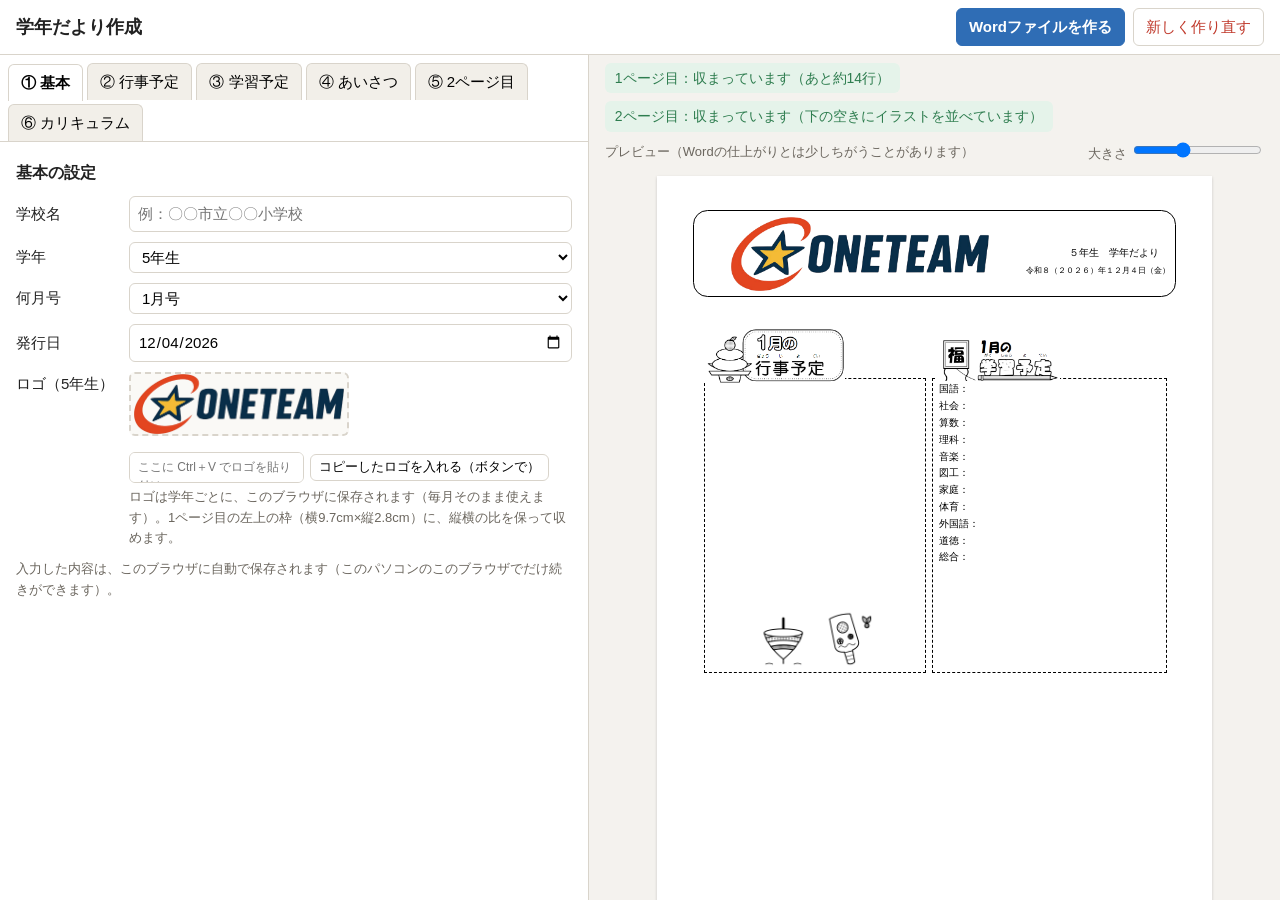
<file: index.html>
<!doctype html>
<html lang="ja">
<head>
<meta charset="utf-8">
<!-- 通信の制限：このページの素材と、Googleスプレッドシートの読み込み以外には接続できないようにする -->
<meta http-equiv="Content-Security-Policy" content="default-src 'none'; script-src 'self'; worker-src blob:; style-src 'self' 'unsafe-inline'; img-src 'self' blob:; font-src 'self'; connect-src 'self' https://docs.google.com https://*.googleusercontent.com; base-uri 'none'; form-action 'none'; object-src 'none'">
<meta name="viewport" content="width=device-width, initial-scale=1">
<meta name="robots" content="noindex, nofollow">
<title>学年だより作成</title>
<link rel="stylesheet" href="style.css">
</head>
<body>
<header class="topbar">
  <h1>学年だより作成</h1>
  <div class="topbtns">
    <button id="btn-word" class="primary">Wordファイルを作る</button>
    <button id="btn-reset" class="danger">新しく作り直す</button>
  </div>
</header>
<main class="layout">
  <section class="editor">
    <nav class="tabs" id="tabs"></nav>
    <div id="panel" class="panel"></div>
  </section>
  <section class="viewer">
    <div id="fit" class="fit"></div>
    <div class="zoombar">
      <span>プレビュー（Wordの仕上がりとは少しちがうことがあります）</span>
      <label>大きさ <input id="zoom" type="range" min="0.4" max="1.2" step="0.05" value="0.7"></label>
    </div>
    <div id="preview" class="preview"></div>
  </section>
</main>
<dialog id="precheck" class="precheck">
  <h2>Wordファイルを作る前の確認</h2>
  <p class="help">次のところを確かめてください。どれもお知らせです。直さなくても「このまま作る」でWordファイルを作れます。</p>
  <ol id="precheck-list"></ol>
  <div class="precheck-btns">
    <button id="precheck-back">戻って直す</button>
    <button id="precheck-go" class="primary">このまま作る</button>
  </div>
</dialog>
<div id="toast" class="toast" hidden></div>
<script type="module" src="app.js"></script>
</body>
</html>
</file>
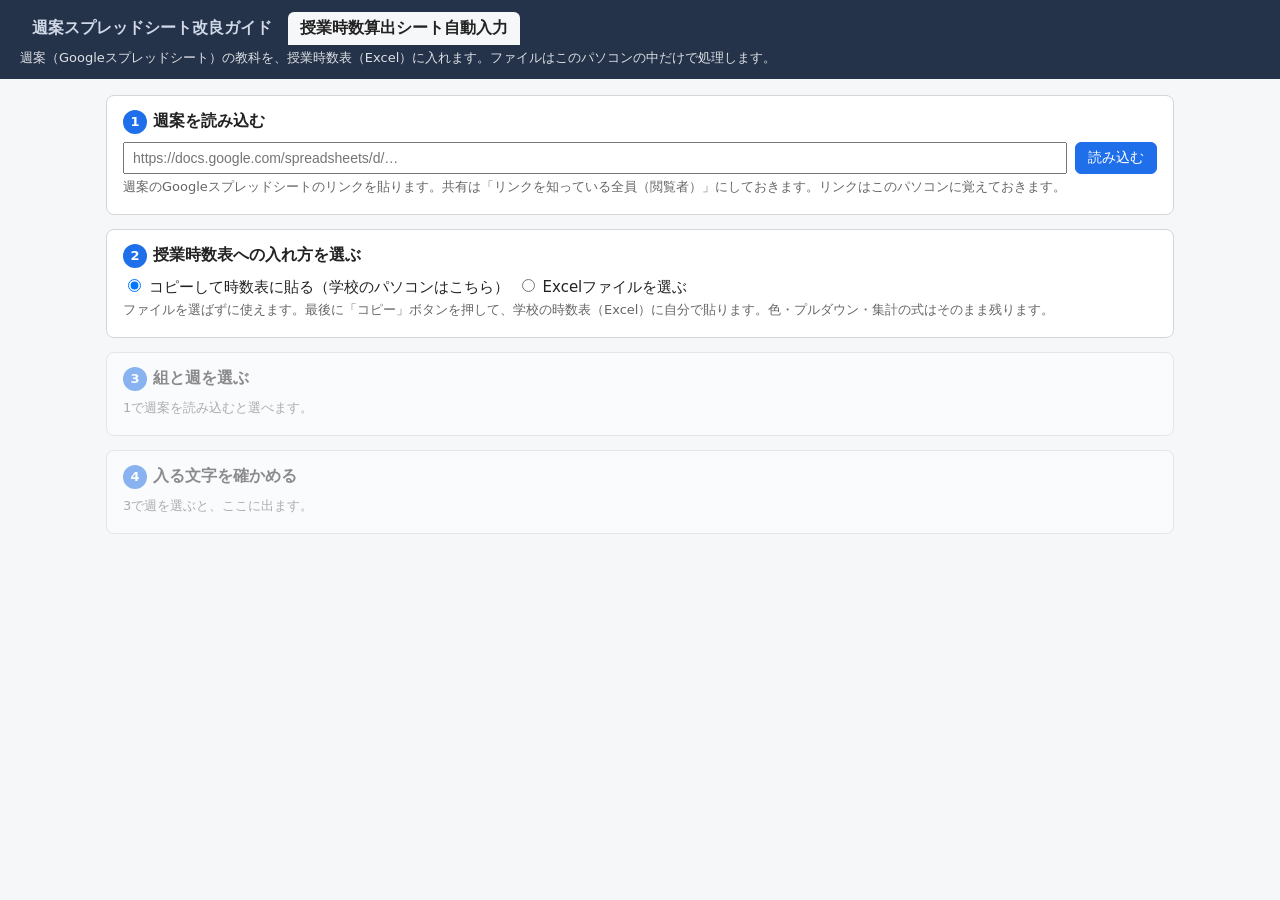
<file: jisu/index.html>
<!doctype html>
<html lang="ja">
<head>
<meta charset="utf-8">
<!-- 通信の制限：このページの素材と、Googleスプレッドシートの読み込み以外には接続できないようにする -->
<meta http-equiv="Content-Security-Policy" content="default-src 'none'; script-src 'self'; style-src 'self' 'unsafe-inline'; img-src 'self' blob: data:; font-src 'self'; connect-src 'self' https://docs.google.com https://*.googleusercontent.com; base-uri 'none'; form-action 'none'; object-src 'none'">
<meta name="viewport" content="width=device-width, initial-scale=1">
<meta name="robots" content="noindex, nofollow">
<title>授業時数算出シート自動入力</title>
<link rel="stylesheet" href="jisu.css">
</head>
<body>
<header class="topbar">
  <nav class="pages"><a href="menu.html">週案スプレッドシート改良ガイド</a><a class="on" href="index.html">授業時数算出シート自動入力</a></nav>
  <p>週案（Googleスプレッドシート）の教科を、授業時数表（Excel）に入れます。ファイルはこのパソコンの中だけで処理します。</p>
</header>
<main id="main"></main>
<div id="toast" class="toast" hidden></div>
<script type="module" src="jisu.js"></script>
</body>
</html>
</file>
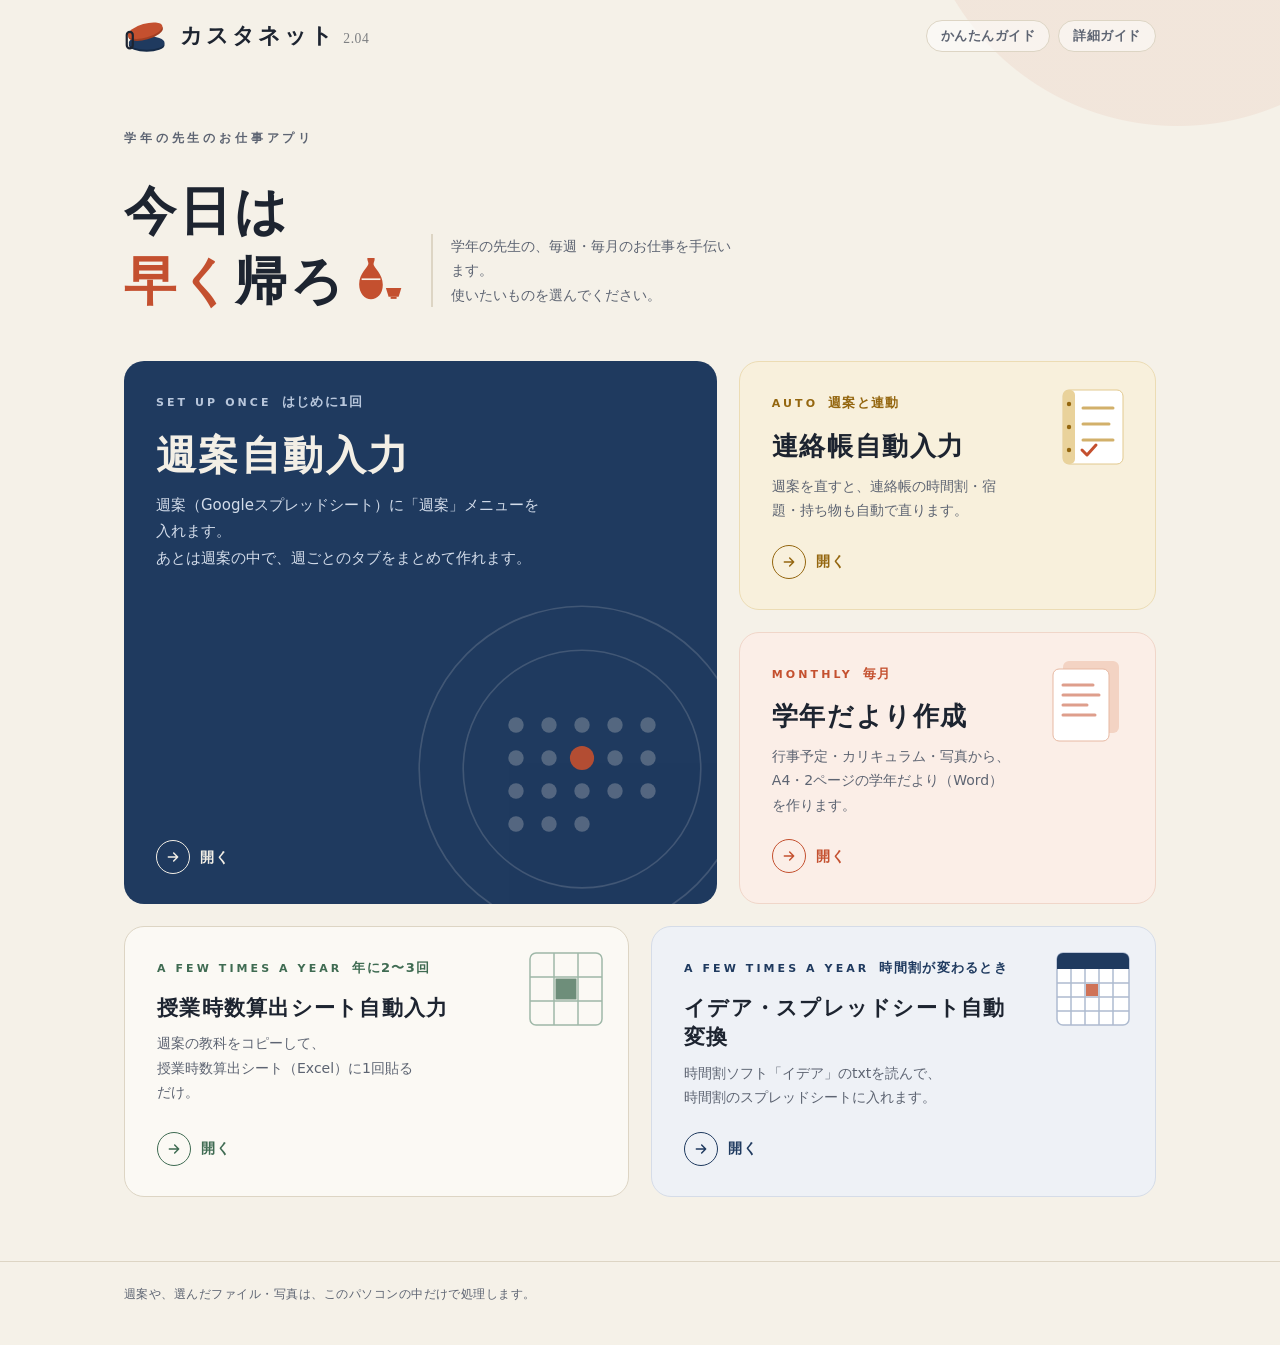
<file: oshigoto/index.html>
<!doctype html>
<html lang="ja">
<head>
<meta charset="utf-8">
<!-- 通信の制限：このページの素材以外には接続できないようにする -->
<meta http-equiv="Content-Security-Policy" content="default-src 'none'; manifest-src 'self'; script-src 'self'; style-src 'self' 'unsafe-inline'; img-src 'self' data:; base-uri 'none'; form-action 'none'; object-src 'none'">
<link rel="manifest" href="manifest.webmanifest">
<link rel="icon" type="image/png" href="icon-192.png">
<meta name="theme-color" content="#f5f1e8">
<meta name="viewport" content="width=device-width, initial-scale=1">
<meta name="robots" content="noindex, nofollow">
<title>カスタネット</title>
<style>
  /* デザインの考え方（グラフィックデザイン・編集デザインの考え方を取り入れる）
     ・紙のような生成り色の地に、墨色の文字。見出しは明朝、本文はゴシック（明朝＝上品・編集的、ゴシック＝読みやすい）
     ・大きさの差で「よく使う順」を見せる（ベントー型の格子）：毎週の週案が一番大きく、毎月の学年だより、年に数回の時数表は小さく
     ・余白は「間」としてたっぷりとる。飾りは幾何学の形を少しだけ（カレンダーの点・紙の線・升目）
     ・色は藍・朱・松葉の3色を、面積をしぼって使う
     ・見た目の順番と、キーボードで選ぶ順番をそろえる */
  :root {
    --paper: #f5f1e8; --paper2: #ebe5d8; --ink: #1d2430; --sub: #5d6472; --line: #ddd5c4;
    --ai: #1f3a5f; --ai2: #2c5282; --shu: #c4502f; --shubg: #fbeee7; --matsu: #3f6b52; --matsubg: #e9efe8;
    --mincho: "Yu Mincho", "YuMincho", "Hiragino Mincho ProN", "Noto Serif JP", serif;
    --gothic: "Yu Gothic UI", "Hiragino Sans", "Meiryo", system-ui, sans-serif;
  }
  * { box-sizing: border-box; }
  html { background: var(--paper); }
  body { margin: 0; color: var(--ink); font-family: var(--gothic); line-height: 1.75; -webkit-font-smoothing: antialiased;
         background:
           radial-gradient(circle at 92% -10%, rgba(196,80,47,.07) 0 260px, transparent 261px),
           var(--paper); min-height: 100vh; }
  .wrap { max-width: 1080px; margin: 0 auto; padding: 0 24px; }
  a { color: inherit; }

  /* 上の帯 */
  header .wrap { display: flex; align-items: center; height: 72px; gap: 12px; }
  .mark { width: 30px; height: 30px; flex: none; }
  .brand { font-family: var(--mincho); font-weight: 600; font-size: 19px; letter-spacing: .12em; }

  /* 見出し */
  .brand { cursor: default; }
  .brand { font-size: 22px; letter-spacing: .14em; }
  .brand .ver { margin-left: .5em; font-size: .62em; font-weight: 500; letter-spacing: .04em; opacity: .55; }
  /* 右上の小さなタブ：ガイド（いつも新しい版を見られるように。別のタブで開く） */
  .guides { margin-left: auto; display: flex; gap: 8px; }
  .guides a { font-size: 13px; font-weight: 700; letter-spacing: .04em; color: var(--sub); text-decoration: none; padding: 4px 14px; border: 1px solid var(--line); border-radius: 999px; background: rgba(255,255,255,.55); white-space: nowrap; }
  .guides a:hover { color: var(--ai); border-color: var(--ai); }
  .guides a:focus-visible { outline: 3px solid var(--shu); outline-offset: 3px; }
  @media (max-width: 480px) { .guides a { font-size: 12px; padding: 3px 10px; } }
  .hero { position: relative; padding: 56px 0 44px; display: grid; grid-template-columns: auto 1fr; gap: 28px; align-items: end; }
  .hero .eyebrow { grid-column: 1 / -1; font-size: 12px; letter-spacing: .32em; color: var(--sub); font-weight: 700; }
  /* アプリの名前（カスタネット）は左上のロゴとして小さく。ページの主役は「今日は早く帰ろ」 */
  .hero h1 { margin: 0; font-family: var(--mincho); font-weight: 600; font-size: clamp(30px, 4.6vw, 52px); line-height: 1.35; letter-spacing: .06em; }
  .hero h1 em { font-style: normal; color: var(--shu); }
  /* お銚子とおちょこ：朱色の小さな絵。見出しの字の高さにそろえる */
  .hero h1 .note { display: inline-block; width: .95em; margin-left: .14em; color: var(--shu); vertical-align: -.08em; }
  .hero h1 .note svg { display: block; width: 100%; height: auto; }
  /* 左上のロゴのカスタネット（朱と藍＝学校のカスタネット）。押すと鳴る。タイルを選んだときも音に合わせて閉じる */
  .clapper { appearance: none; border: 0; background: none; padding: 0; cursor: pointer; border-radius: 8px; display: block; flex: none; }
  .clapper:focus-visible { outline: 3px solid var(--shu); outline-offset: 4px; }
  .clapper .mark { display: block; width: 44px; height: 44px; overflow: visible; }
  .clapper .lid { transform-box: view-box; transform-origin: 4px 18px; transform: rotate(-16deg); }
  .clapper.clap .lid { animation: clap .4s linear; }
  @keyframes clap {
    /* カン（15ミリ秒）・カン（185ミリ秒）で閉じる */
    0% { transform: rotate(-12deg); } 4% { transform: rotate(0); } 24% { transform: rotate(-15deg); } 46% { transform: rotate(0); } 70% { transform: rotate(-20deg); } 100% { transform: rotate(-17deg); }
  }
  @media (prefers-reduced-motion: reduce) { .clapper.clap .lid { animation: none; } }
  .sr { position: absolute; width: 1px; height: 1px; overflow: hidden; clip: rect(0 0 0 0); white-space: nowrap; }
  .hero p { margin: 0 0 10px; color: var(--sub); font-size: 14px; border-left: 2px solid var(--line); padding-left: 18px; max-width: 22em; }

  /* 格子 */
  .bento { display: grid; grid-template-columns: repeat(12, 1fr); grid-auto-rows: minmax(150px, auto); gap: 22px; }
  .tile { position: relative; overflow: hidden; border-radius: 20px; text-decoration: none; display: flex; flex-direction: column; padding: 30px 32px;
          transition: transform .22s cubic-bezier(.2,.7,.2,1), box-shadow .22s; }
  .tile:hover { transform: translateY(-3px); box-shadow: 0 18px 40px -18px rgba(29,36,48,.35); }
  .tile:focus-visible { outline: 3px solid var(--shu); outline-offset: 4px; }
  .freq { display: flex; align-items: baseline; gap: 10px; font-size: 11px; letter-spacing: .28em; font-weight: 700; }
  .freq b { font-size: 13px; letter-spacing: .1em; }
  .tile h2 { margin: 14px 0 8px; font-family: var(--mincho); font-weight: 600; letter-spacing: .06em; line-height: 1.4; }
  .tile p { margin: 0; font-size: 14px; max-width: 26em; }
  .go { margin-top: auto; padding-top: 22px; display: inline-flex; align-items: center; gap: 10px; font-size: 14px; font-weight: 700; letter-spacing: .08em; }
  .go i { width: 34px; height: 34px; border-radius: 50%; display: grid; place-items: center; border: 1.5px solid currentColor; transition: transform .22s; }
  .tile:hover .go i { transform: translateX(4px); }
  .art { position: absolute; pointer-events: none; }

  /* 毎週：週案（いちばん大きい・藍） */
  .t-week { grid-column: span 7; grid-row: span 2; background: var(--ai); color: #f3efe6; }
  .t-week .freq { color: #b9c7dc; }
  .t-week h2 { font-size: clamp(28px, 3.4vw, 40px); }
  .t-week p { color: #d3dcea; font-size: 15px; }
  .t-week .art { right: -30px; bottom: -30px; width: 330px; opacity: .9; }
  .t-week .sub { position: relative; z-index: 1; margin-top: 18px; font-size: 13px; color: #b9c7dc; }
  .t-week .sub span { border-bottom: 1px solid rgba(185,199,220,.5); }

  /* 毎月：学年だより（朱） */
  .t-month { grid-column: span 5; grid-row: span 1; background: var(--shubg); color: var(--ink); border: 1px solid #f0d6c9; }
  .t-month .freq, .t-month .go { color: var(--shu); }
  .t-month h2 { font-size: 26px; }
  .t-month p { color: var(--sub); }
  .t-month .art { right: 22px; top: 22px; width: 92px; }

  /* 年に数回：時数表（松葉・控えめ） */
  .t-year { grid-column: span 5; grid-row: span 1; background: #fbf9f4; color: var(--ink); border: 1px solid var(--line); }
  .t-year .freq, .t-year .go { color: var(--matsu); }
  .t-year h2 { font-size: 21px; }
  .t-year p { color: var(--sub); }
  .t-year .art { right: 24px; top: 24px; width: 76px; }

  /* 毎週・自動：連絡帳（山吹・週案のとなり） */
  .t-note { grid-column: span 5; grid-row: span 1; background: #f8f0dc; color: var(--ink); border: 1px solid #ecdcb4; }
  .t-note .freq, .t-note .go { color: #94660f; }
  .t-note h2 { font-size: 26px; }
  .t-note p { color: var(--sub); }
  .t-note .art { right: 22px; top: 22px; width: 84px; }
  /* 時数表・時間割は年に数回なので、いちばん下に控えめに2つ並べる */
  .t-year { grid-column: span 6; }
  .t-tt { grid-column: span 6; grid-row: span 1; background: #eef1f6; color: var(--ink); border: 1px solid #d5dce8; }
  .t-tt .freq, .t-tt .go { color: var(--ai); }
  .t-tt h2 { font-size: 21px; }
  .t-tt p { color: var(--sub); }
  .t-tt .art { right: 24px; top: 24px; width: 76px; }
  .t-tt .freq, .t-tt h2, .t-tt p { padding-right: 96px; }

  .t-note .freq, .t-note h2, .t-note p { padding-right: 104px; }
  .t-month .freq, .t-month h2, .t-month p { padding-right: 110px; }
  .t-year .freq, .t-year h2, .t-year p { padding-right: 96px; }
  @media (max-width: 420px) { .freq .en { display: none; } .t-note .art, .t-month .art, .t-year .art, .t-tt .art { width: 56px; } .t-note .freq, .t-note h2, .t-note p, .t-month .freq, .t-month h2, .t-month p, .t-year .freq, .t-year h2, .t-year p, .t-tt .freq, .t-tt h2, .t-tt p { padding-right: 64px; } }

  footer { margin-top: 64px; border-top: 1px solid var(--line); }
  footer .wrap { display: flex; flex-wrap: wrap; gap: 8px 24px; justify-content: space-between; padding-top: 22px; padding-bottom: 40px; font-size: 12px; color: var(--sub); letter-spacing: .04em; }
  footer a { color: var(--ai2); }

  @media (max-width: 880px) {
    .hero { grid-template-columns: 1fr; gap: 16px; padding: 36px 0 32px; }
    .bento { grid-template-columns: 1fr; gap: 16px; }
    .t-week, .t-note, .t-month, .t-year, .t-tt { grid-column: auto; grid-row: auto; }
    .t-week { min-height: 340px; }
    .tile { padding: 26px 24px; }
    .t-week .art { width: 240px; }
  }
  @media (prefers-reduced-motion: reduce) { .tile, .go i { transition: none; } .tile:hover { transform: none; } }
</style>
</head>
<body>
<header>
  <div class="wrap">
    <button class="clapper" type="button" aria-label="カスタネットを鳴らす"><svg class="mark" viewBox="0 0 32 32" aria-hidden="true"><ellipse cx="16.5" cy="22.5" rx="13" ry="5" fill="#162b47"/><ellipse cx="16.5" cy="21" rx="13" ry="5" fill="#1f3a5f"/><g class="lid"><ellipse cx="16.5" cy="17" rx="13" ry="5" fill="#a23f23"/><ellipse cx="16.5" cy="15.5" rx="13" ry="5" fill="#c4502f"/></g><rect x="2" y="13" width="4.4" height="12" rx="2.2" fill="none" stroke="#1d2430" stroke-width="1.6"/></svg></button>
    <span class="brand">カスタネット<span class="ver">2.04</span></span>
    <nav class="guides" aria-label="ガイド"><a href="kantan.html" target="_blank" rel="noopener">かんたんガイド</a><a href="guide.html" target="_blank" rel="noopener">詳細ガイド</a></nav>
  </div>
</header>

<main class="wrap">
  <section class="hero">
    <div class="eyebrow">学年の先生のお仕事アプリ</div>
    <h1>今日は<br><em>早く</em>帰ろ<span class="note" aria-hidden="true"><svg viewBox="0 0 48 48"><path d="M13 4h7v1.5c0 1.5-1 2.5-1 4.5 0 3 9 9 9 20 0 9-5.5 14-11.5 14S5 38.5 5 29.5c0-11 9-17 9-20 0-2-1-3-1-4.5z" fill="currentColor"/><path d="M7.4 24.5h18.2" stroke="#f5f1e8" stroke-width="1.6"/><path d="M31 33h15l-2.6 8.6h-9.8z" fill="currentColor"/><path d="M35.6 41.6h5.8v2h-5.8z" fill="currentColor"/></svg></span><span class="sr">（お銚子とおちょこ）</span></h1>
    <p>学年の先生の、毎週・毎月のお仕事を手伝います。<br>使いたいものを選んでください。</p>
  </section>

  <div class="bento">
    <!-- 毎週：週案自動入力 -->
    <a class="tile t-week" href="menu.html">
      <div class="freq"><span class="en">SET UP ONCE</span> <b>はじめに1回</b></div>
      <h2>週案自動入力</h2>
      <p>週案（Googleスプレッドシート）に「週案」メニューを入れます。<br>あとは週案の中で、週ごとのタブをまとめて作れます。</p>
      <span class="go"><i><svg width="16" height="16" viewBox="0 0 24 24" fill="none" stroke="currentColor" stroke-width="2.2" stroke-linecap="round" stroke-linejoin="round"><path d="M5 12h14M13 6l6 6-6 6"/></svg></i>開く</span>
      <!-- 飾り：カレンダーの点の格子 -->
      <svg class="art" viewBox="0 0 300 300" aria-hidden="true">
        <g fill="none" stroke="rgba(243,239,230,.18)" stroke-width="1.5"><circle cx="150" cy="150" r="148"/><circle cx="150" cy="150" r="108"/></g>
        <g fill="rgba(243,239,230,.28)">
          <circle cx="90" cy="110" r="7"/><circle cx="120" cy="110" r="7"/><circle cx="150" cy="110" r="7"/><circle cx="180" cy="110" r="7"/><circle cx="210" cy="110" r="7"/>
          <circle cx="90" cy="140" r="7"/><circle cx="120" cy="140" r="7"/><circle cx="180" cy="140" r="7"/><circle cx="210" cy="140" r="7"/>
          <circle cx="90" cy="170" r="7"/><circle cx="120" cy="170" r="7"/><circle cx="150" cy="170" r="7"/><circle cx="180" cy="170" r="7"/><circle cx="210" cy="170" r="7"/>
          <circle cx="90" cy="200" r="7"/><circle cx="120" cy="200" r="7"/><circle cx="150" cy="200" r="7"/>
        </g>
        <circle cx="150" cy="140" r="11" fill="#c4502f"/>
      </svg>
    </a>

    <!-- 毎週・自動：連絡帳自動入力 -->
    <a class="tile t-note" href="renrakucho.html">
      <div class="freq"><span class="en">AUTO</span> <b>週案と連動</b></div>
      <h2>連絡帳自動入力</h2>
      <p>週案を直すと、連絡帳の時間割・宿題・持ち物も自動で直ります。</p>
      <span class="go"><i><svg width="16" height="16" viewBox="0 0 24 24" fill="none" stroke="currentColor" stroke-width="2.2" stroke-linecap="round" stroke-linejoin="round"><path d="M5 12h14M13 6l6 6-6 6"/></svg></i>開く</span>
      <!-- 飾り：とじひものある連絡帳と、時・し・持の行 -->
      <svg class="art" viewBox="0 0 84 84" aria-hidden="true">
        <rect x="14" y="6" width="60" height="74" rx="6" fill="#fff" stroke="#e2c98f"/>
        <rect x="14" y="6" width="12" height="74" rx="5" fill="#e9d29b"/>
        <g fill="#94660f"><circle cx="20" cy="20" r="2.2"/><circle cx="20" cy="43" r="2.2"/><circle cx="20" cy="66" r="2.2"/></g>
        <path d="M34 24h30M34 40h26M34 56h30" stroke="#d2b06a" stroke-width="3" stroke-linecap="round"/>
        <path d="M33 66l5 5 9-10" fill="none" stroke="#c4502f" stroke-width="3" stroke-linecap="round" stroke-linejoin="round"/>
      </svg>
    </a>

    <!-- 毎月：学年だより作成 -->
    <a class="tile t-month" href="dayori.html">
      <div class="freq"><span class="en">MONTHLY</span> <b>毎月</b></div>
      <h2>学年だより作成</h2>
      <p>行事予定・カリキュラム・写真から、A4・2ページの学年だより（Word）を作ります。</p>
      <span class="go"><i><svg width="16" height="16" viewBox="0 0 24 24" fill="none" stroke="currentColor" stroke-width="2.2" stroke-linecap="round" stroke-linejoin="round"><path d="M5 12h14M13 6l6 6-6 6"/></svg></i>開く</span>
      <!-- 飾り：重なった紙 -->
      <svg class="art" viewBox="0 0 92 92" aria-hidden="true">
        <rect x="22" y="6" width="56" height="72" rx="6" fill="#f3d3c3"/>
        <rect x="12" y="14" width="56" height="72" rx="6" fill="#fff" stroke="#e7b9a3"/>
        <path d="M22 30h30M22 40h36M22 50h24M22 60h32" stroke="#c4502f" stroke-width="3" stroke-linecap="round" opacity=".55"/>
      </svg>
    </a>

    <!-- 年に数回：授業時数算出シート自動入力 -->
    <a class="tile t-year" href="jisu.html">
      <div class="freq"><span class="en">A FEW TIMES A YEAR</span> <b>年に2〜3回</b></div>
      <h2>授業時数算出シート自動入力</h2>
      <p>週案の教科をコピーして、<br>授業時数算出シート（Excel）に1回貼るだけ。</p>
      <span class="go"><i><svg width="16" height="16" viewBox="0 0 24 24" fill="none" stroke="currentColor" stroke-width="2.2" stroke-linecap="round" stroke-linejoin="round"><path d="M5 12h14M13 6l6 6-6 6"/></svg></i>開く</span>
      <!-- 飾り：升目 -->
      <svg class="art" viewBox="0 0 76 76" aria-hidden="true">
        <g fill="none" stroke="#9fb8a8" stroke-width="1.5"><rect x="2" y="2" width="72" height="72" rx="6"/><path d="M26 2v72M50 2v72M2 26h72M2 50h72"/></g>
        <rect x="27.5" y="27.5" width="21" height="21" fill="#3f6b52" opacity=".75"/>
      </svg>
    </a>

    <!-- 年に数回：イデア・スプレッドシート自動変換 -->
    <a class="tile t-tt" href="jikanwari.html">
      <div class="freq"><span class="en">A FEW TIMES A YEAR</span> <b>時間割が変わるとき</b></div>
      <h2>イデア・スプレッドシート自動変換</h2>
      <p>時間割ソフト「イデア」のtxtを読んで、<br>時間割のスプレッドシートに入れます。</p>
      <span class="go"><i><svg width="16" height="16" viewBox="0 0 24 24" fill="none" stroke="currentColor" stroke-width="2.2" stroke-linecap="round" stroke-linejoin="round"><path d="M5 12h14M13 6l6 6-6 6"/></svg></i>開く</span>
      <!-- 飾り：曜日の見出しのある時間割 -->
      <svg class="art" viewBox="0 0 76 76" aria-hidden="true">
        <rect x="2" y="2" width="72" height="72" rx="6" fill="#fff" stroke="#aebbd0" stroke-width="1.5"/>
        <path d="M2 8a6 6 0 0 1 6-6h60a6 6 0 0 1 6 6v10H2z" fill="#1f3a5f"/>
        <g stroke="#aebbd0" stroke-width="1.5"><path d="M16 18v56M30 18v56M44 18v56M58 18v56M2 32h72M2 46h72M2 60h72"/></g>
        <rect x="31" y="33" width="12" height="12" fill="#c4502f" opacity=".8"/>
      </svg>
    </a>
  </div>
</main>

<footer>
  <div class="wrap">
    <span>週案や、選んだファイル・写真は、このパソコンの中だけで処理します。</span>
  </div>
</footer>
<script src="top.js"></script>
</body>
</html>
</file>
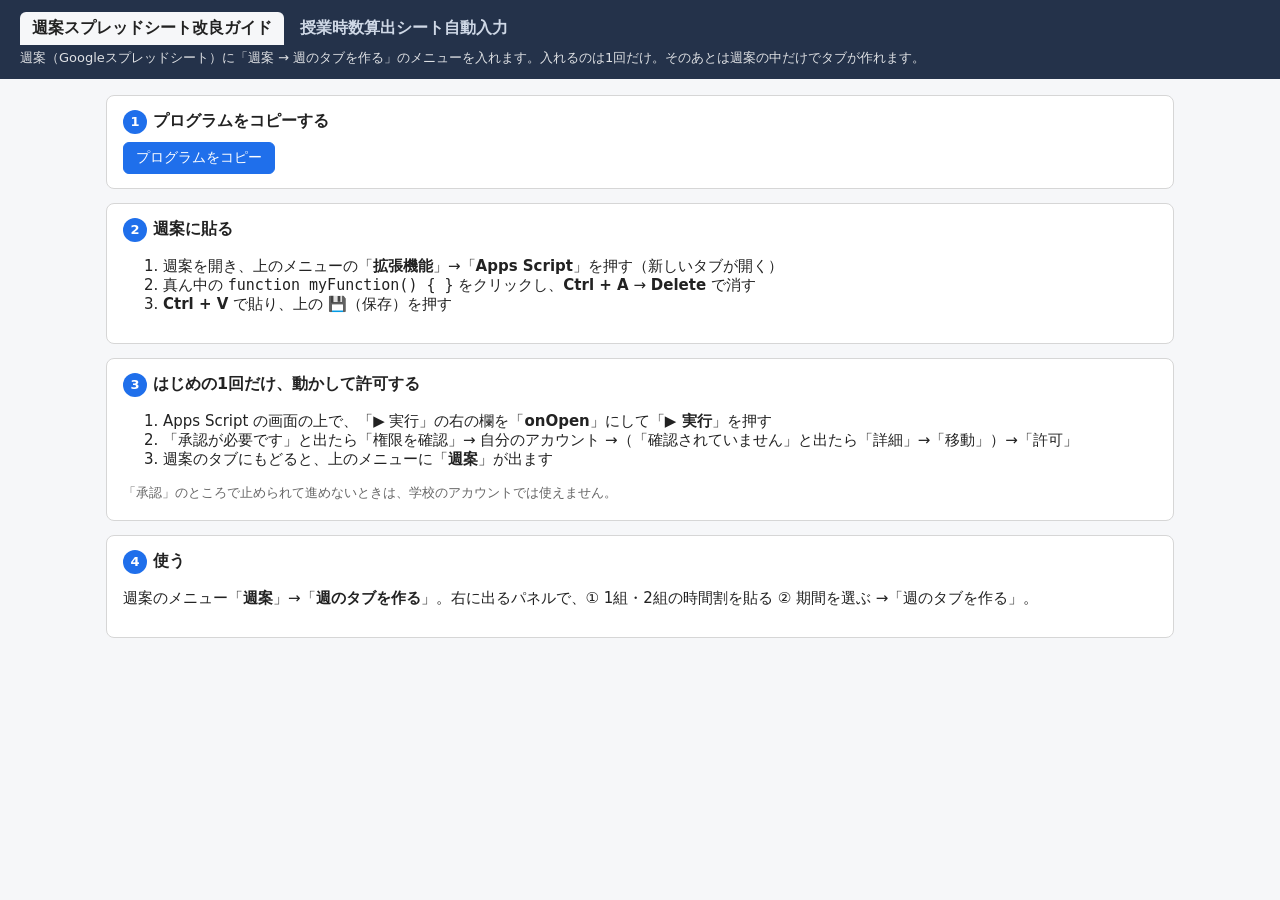
<file: jisu/menu.html>
<!doctype html>
<html lang="ja">
<head>
<meta charset="utf-8">
<!-- 通信の制限：このページの素材以外には接続できないようにする -->
<meta http-equiv="Content-Security-Policy" content="default-src 'none'; script-src 'self'; style-src 'self' 'unsafe-inline'; img-src 'self'; connect-src 'self'; base-uri 'none'; form-action 'none'; object-src 'none'">
<meta name="viewport" content="width=device-width, initial-scale=1">
<meta name="robots" content="noindex, nofollow">
<title>週案スプレッドシート改良ガイド</title>
<link rel="stylesheet" href="jisu.css">
</head>
<body>
<header class="topbar">
  <nav class="pages"><a class="on" href="menu.html">週案スプレッドシート改良ガイド</a><a href="index.html">授業時数算出シート自動入力</a></nav>
  <p>週案（Googleスプレッドシート）に「週案 → 週のタブを作る」のメニューを入れます。入れるのは1回だけ。そのあとは週案の中だけでタブが作れます。</p>
</header>
<main>
  <section class="step">
    <h2><span class="num">1</span>プログラムをコピーする</h2>
    <div class="row"><button id="copy" class="primary" disabled>読み込み中…</button><span id="msg" class="help"></span></div>
  </section>
  <section class="step">
    <h2><span class="num">2</span>週案に貼る</h2>
    <ol>
      <li>週案を開き、上のメニューの「<b>拡張機能</b>」→「<b>Apps Script</b>」を押す（新しいタブが開く）</li>
      <li>真ん中の <code>function myFunction() { }</code> をクリックし、<b>Ctrl + A</b> → <b>Delete</b> で消す</li>
      <li><b>Ctrl + V</b> で貼り、上の 💾（保存）を押す</li>
    </ol>
  </section>
  <section class="step">
    <h2><span class="num">3</span>はじめの1回だけ、動かして許可する</h2>
    <ol>
      <li>Apps Script の画面の上で、「▶ 実行」の右の欄を「<b>onOpen</b>」にして「<b>▶ 実行</b>」を押す</li>
      <li>「承認が必要です」と出たら「権限を確認」→ 自分のアカウント →（「確認されていません」と出たら「詳細」→「移動」）→「許可」</li>
      <li>週案のタブにもどると、上のメニューに「<b>週案</b>」が出ます</li>
    </ol>
    <p class="help">「承認」のところで止められて進めないときは、学校のアカウントでは使えません。</p>
  </section>
  <section class="step">
    <h2><span class="num">4</span>使う</h2>
    <p>週案のメニュー「<b>週案</b>」→「<b>週のタブを作る</b>」。右に出るパネルで、① 1組・2組の時間割を貼る ② 期間を選ぶ →「週のタブを作る」。</p>
  </section>
</main>
<script src="menu.js"></script>
</body>
</html>
</file>
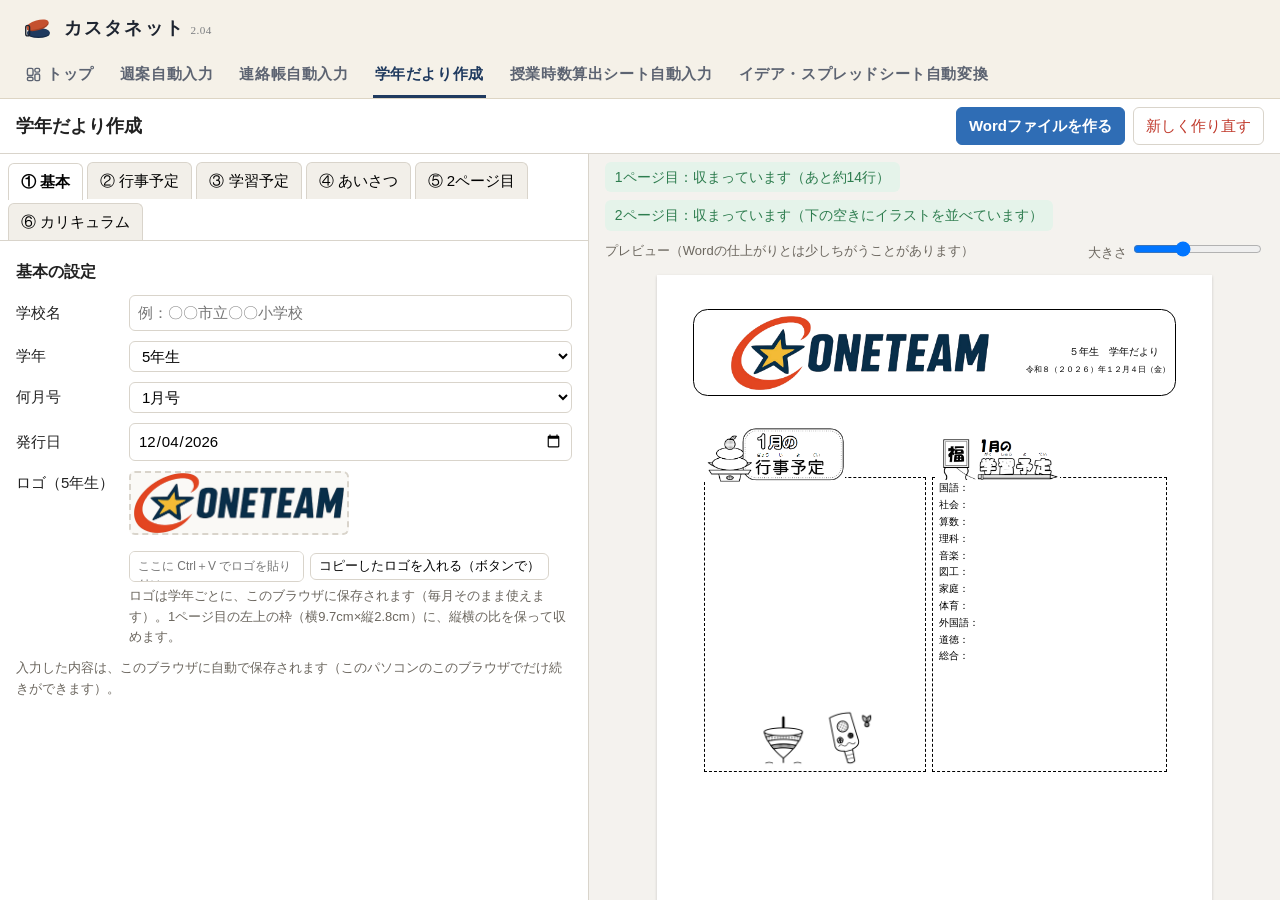
<file: oshigoto/dayori.html>
<!doctype html>
<html lang="ja">
<head>
<meta charset="utf-8">
<base href="../">
<!-- 通信の制限：このページの素材と、Googleスプレッドシートの読み込み以外には接続できないようにする -->
<meta http-equiv="Content-Security-Policy" content="default-src 'none'; manifest-src 'self'; script-src 'self'; worker-src blob:; style-src 'self' 'unsafe-inline'; img-src 'self' blob:; font-src 'self'; connect-src 'self' https://docs.google.com https://*.googleusercontent.com; base-uri 'self'; form-action 'none'; object-src 'none'">
<link rel="manifest" href="oshigoto/manifest.webmanifest">
<link rel="icon" type="image/png" href="oshigoto/icon-192.png">
<meta name="theme-color" content="#f5f1e8">
<meta name="viewport" content="width=device-width, initial-scale=1">
<meta name="robots" content="noindex, nofollow">
<title>学年だより作成</title>
<link rel="stylesheet" href="style.css">
</head>
<body>
<header class="ws-bar">
<div class="brandrow">
    <svg class="mark" viewBox="0 0 32 32" aria-hidden="true"><ellipse cx="16.5" cy="22.5" rx="13" ry="5" fill="#162b47"/><ellipse cx="16.5" cy="21" rx="13" ry="5" fill="#1f3a5f"/><g transform="rotate(-16 4 18)"><ellipse cx="16.5" cy="17" rx="13" ry="5" fill="#a23f23"/><ellipse cx="16.5" cy="15.5" rx="13" ry="5" fill="#c4502f"/></g><rect x="2" y="13" width="4.4" height="12" rx="2.2" fill="none" stroke="#1d2430" stroke-width="1.6"/></svg>
    <span class="brand">カスタネット<span class="ver">2.04</span></span>
  </div>
  <nav class="ws-pages"><a class="home" href="oshigoto/"><svg class="ico" viewBox="0 0 16 16" aria-hidden="true"><rect x="1.5" y="1.5" width="6" height="7.5" rx="1.6"/><rect x="9.5" y="1.5" width="5" height="4" rx="1.4"/><rect x="9.5" y="7.5" width="5" height="7" rx="1.4"/><rect x="1.5" y="11" width="6" height="3.5" rx="1.4"/></svg>トップ</a><a href="oshigoto/menu.html">週案自動入力</a><a href="oshigoto/renrakucho.html">連絡帳自動入力</a><a class="on" href="oshigoto/dayori.html">学年だより作成</a><a href="oshigoto/jisu.html">授業時数算出シート自動入力</a><a href="oshigoto/jikanwari.html">イデア・スプレッドシート自動変換</a></nav>
</header>
<style>
  /* お仕事アプリの帯（oshigoto/jisu.css と同じ見た目。学年だよりの style.css とぶつからないよう名前を分ける） */
  .ws-bar { flex: none; background: #f5f1e8; color: #1d2430; padding: 0 24px; border-bottom: 1px solid #ddd5c4; font-family: "Yu Gothic UI", "Hiragino Sans", "Meiryo", system-ui, sans-serif; }
  .ws-bar .brandrow { display: flex; align-items: center; gap: 12px; height: 56px; }
  .ws-bar .mark { width: 28px; height: 28px; flex: none; }
  .ws-bar .brand { font-family: "Yu Mincho", "YuMincho", "Hiragino Mincho ProN", "Noto Serif JP", serif; font-weight: 600; font-size: 18px; letter-spacing: .12em; }
  .ws-bar .brand .ver { margin-left: .5em; font-size: .62em; font-weight: 500; letter-spacing: .04em; opacity: .55; }
  .ws-pages { display: flex; gap: 6px 22px; flex-wrap: wrap; }
  .ws-pages a { white-space: nowrap; color: #5d6472; text-decoration: none; padding: 6px 2px 9px; font-size: 15px; font-weight: 700; letter-spacing: .04em; border-bottom: 3px solid transparent; display: inline-flex; align-items: center; gap: 6px; }
  .ws-pages a.on { color: #1f3a5f; border-bottom-color: #1f3a5f; }
  .ws-pages a:not(.on):hover { color: #1d2430; border-bottom-color: #ddd5c4; }
  .ws-pages .ico { width: 15px; height: 15px; fill: none; stroke: currentColor; stroke-width: 1.5; }
  @media (max-width: 600px) { .ws-bar { padding: 0 16px; } .ws-bar .brand { font-size: 16px; letter-spacing: .06em; } .ws-pages { gap: 4px 16px; } .ws-pages a { font-size: 14px; } }
</style>
<header class="topbar">
  <h1>学年だより作成</h1>
  <div class="topbtns">
    <button id="btn-word" class="primary">Wordファイルを作る</button>
    <button id="btn-reset" class="danger">新しく作り直す</button>
  </div>
</header>
<main class="layout">
  <section class="editor">
    <nav class="tabs" id="tabs"></nav>
    <div id="panel" class="panel"></div>
  </section>
  <section class="viewer">
    <div id="fit" class="fit"></div>
    <div class="zoombar">
      <span>プレビュー（Wordの仕上がりとは少しちがうことがあります）</span>
      <label>大きさ <input id="zoom" type="range" min="0.4" max="1.2" step="0.05" value="0.7"></label>
    </div>
    <div id="preview" class="preview"></div>
  </section>
</main>
<dialog id="precheck" class="precheck">
  <h2>Wordファイルを作る前の確認</h2>
  <p class="help">次のところを確かめてください。どれもお知らせです。直さなくても「このまま作る」でWordファイルを作れます。</p>
  <ol id="precheck-list"></ol>
  <div class="precheck-btns">
    <button id="precheck-back">戻って直す</button>
    <button id="precheck-go" class="primary">このまま作る</button>
  </div>
</dialog>
<div id="toast" class="toast" hidden></div>
<script type="module" src="app.js"></script>
</body>
</html>
</file>
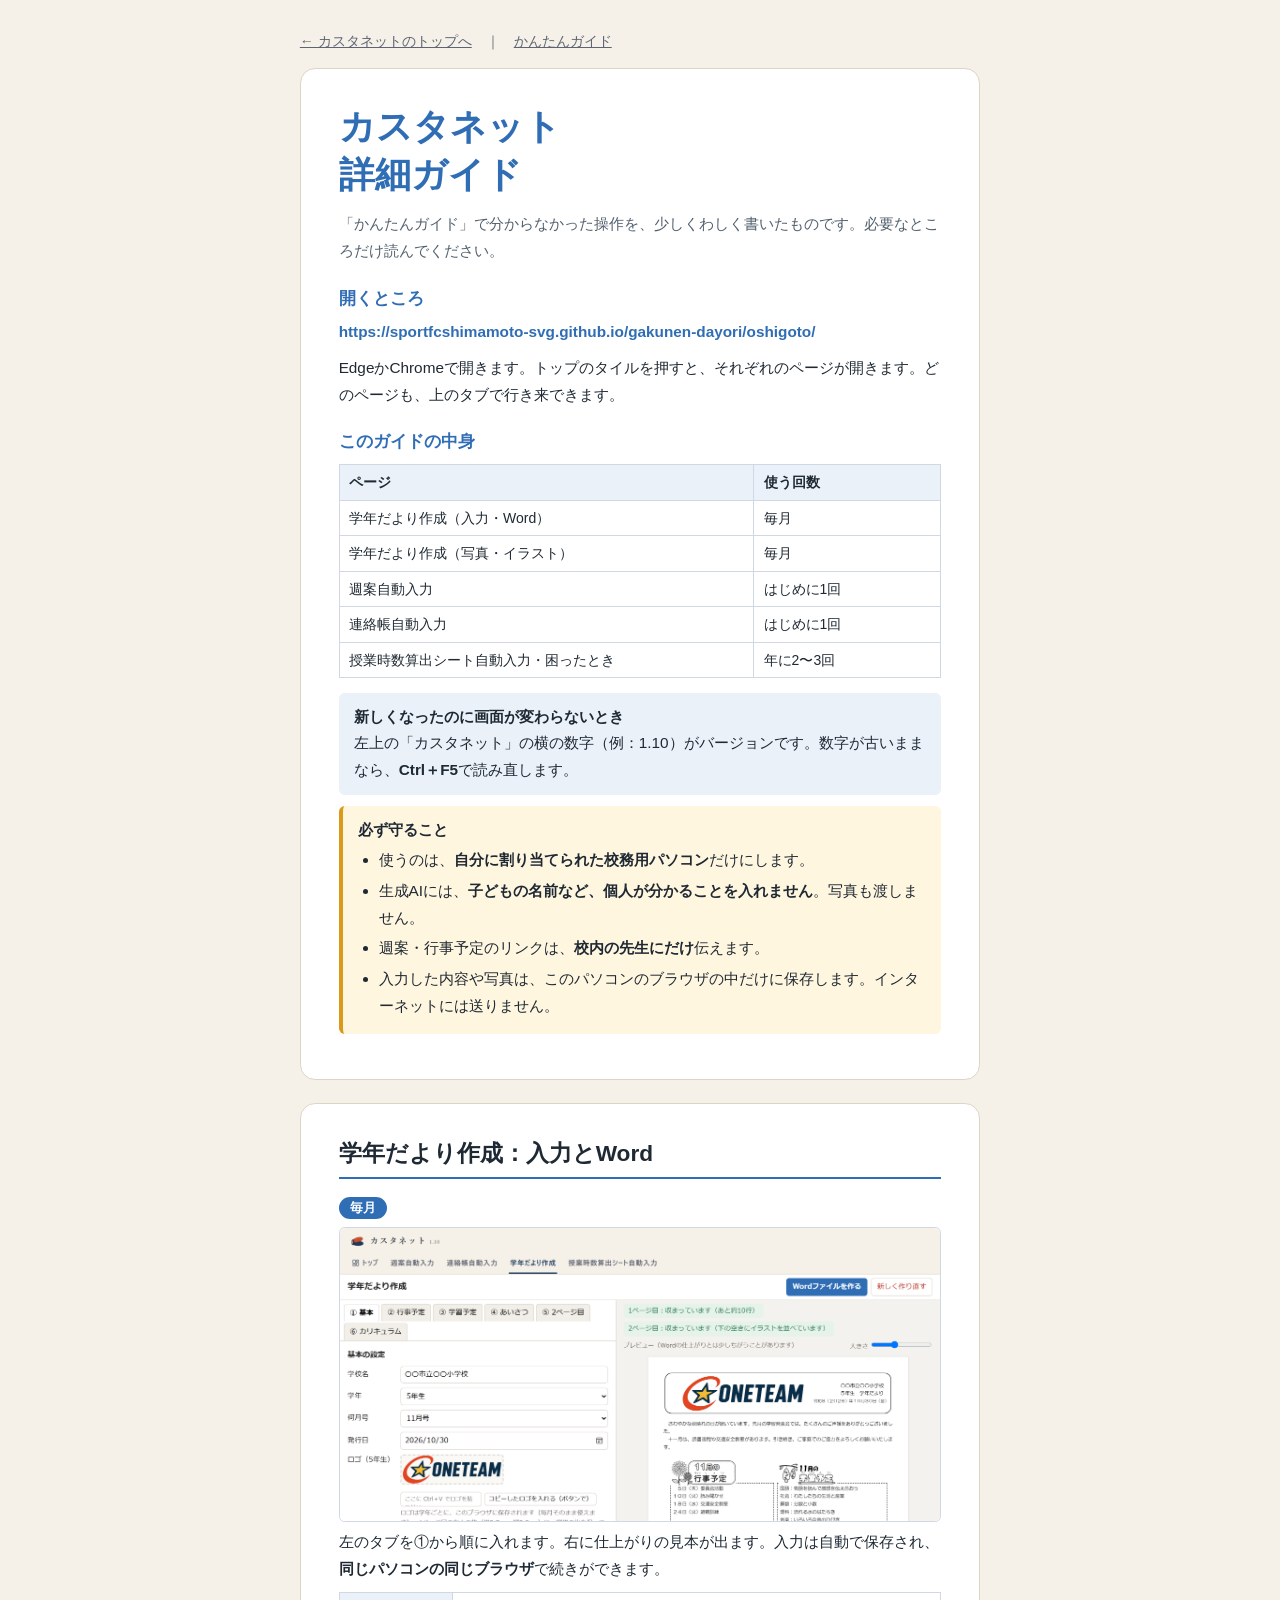
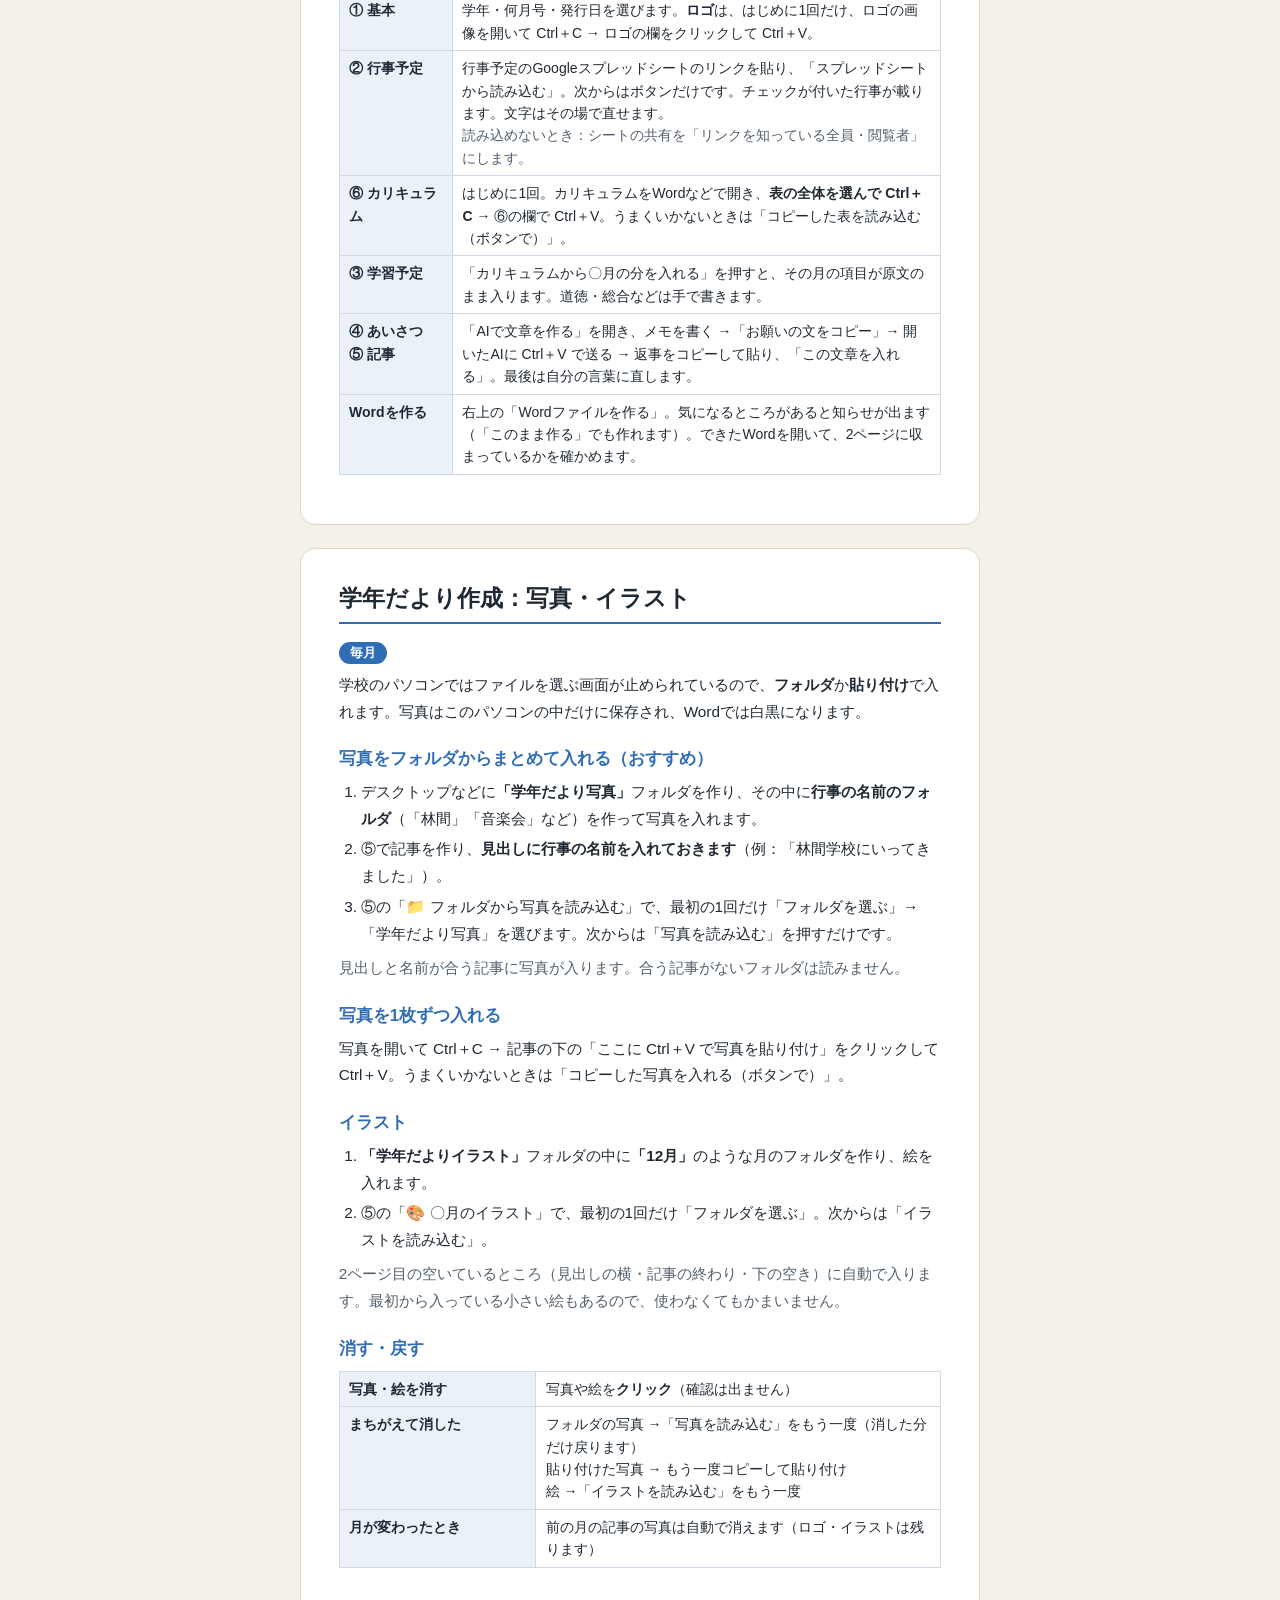
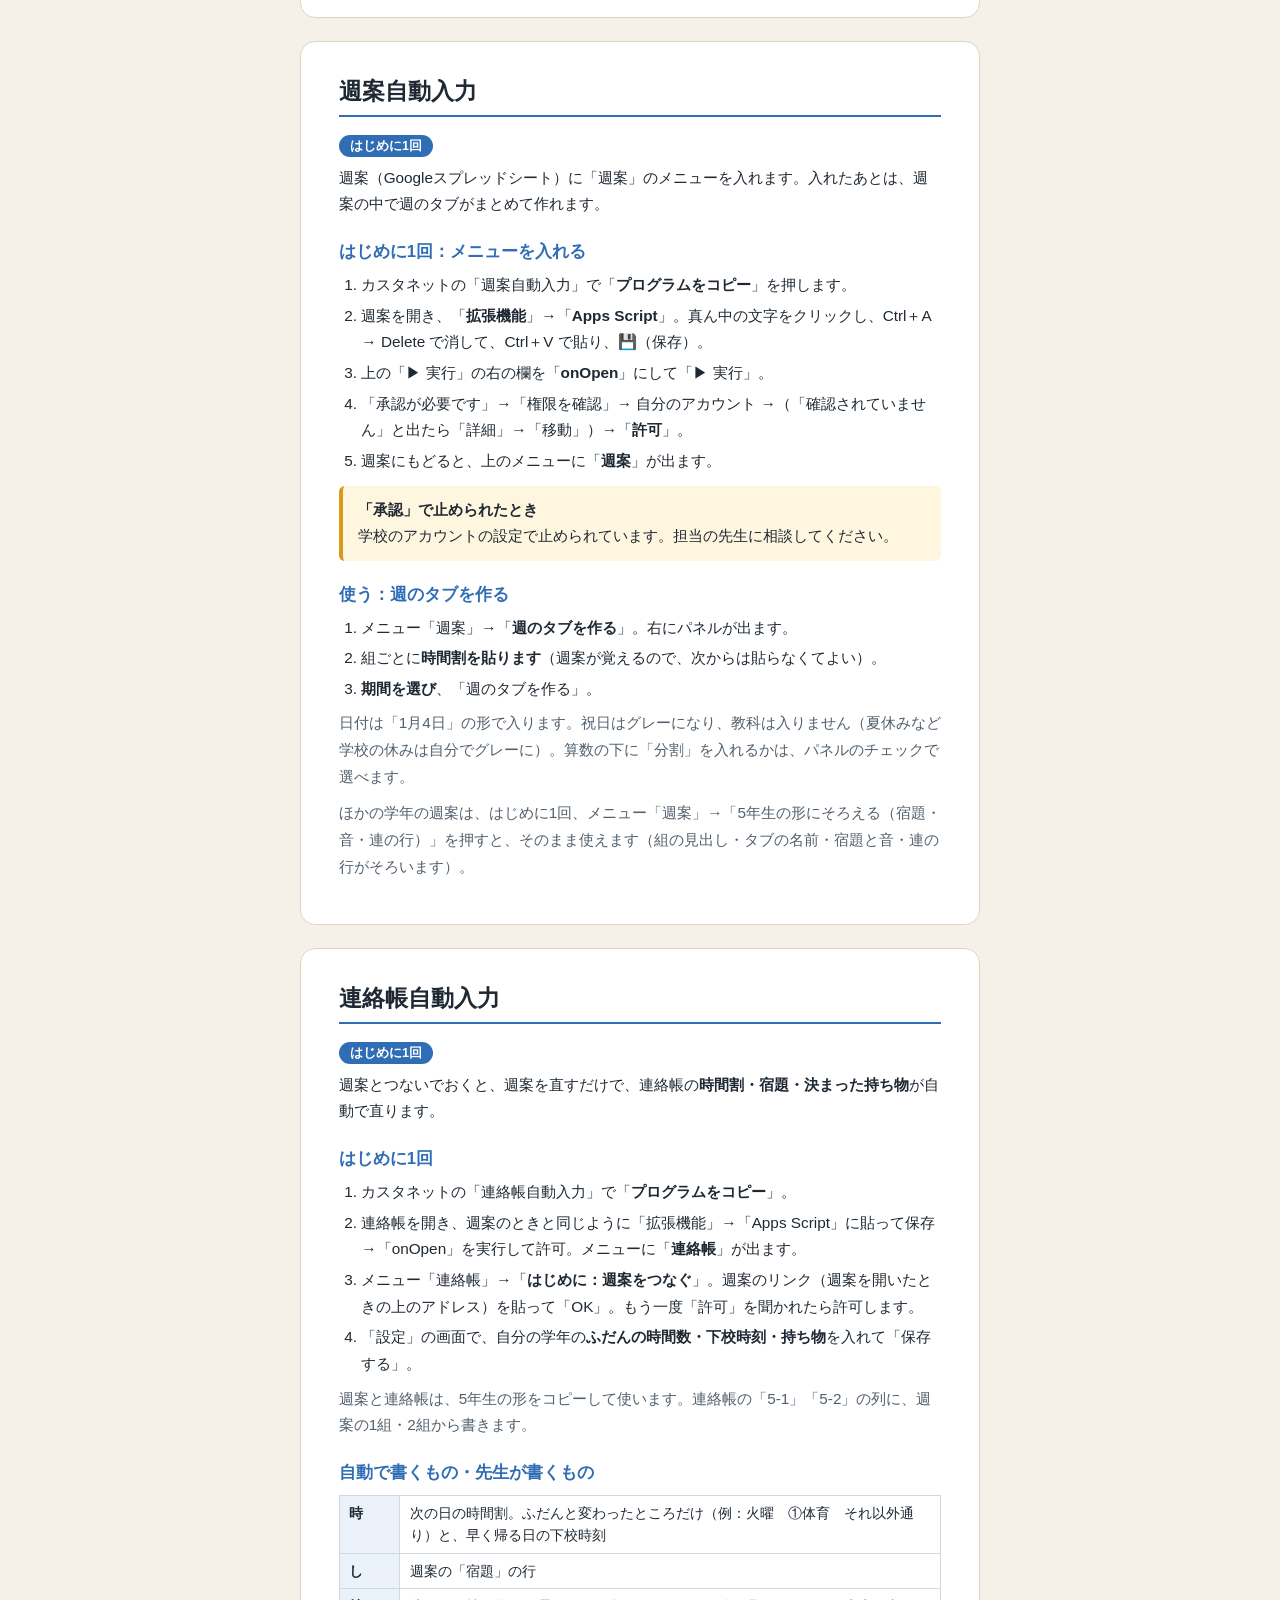
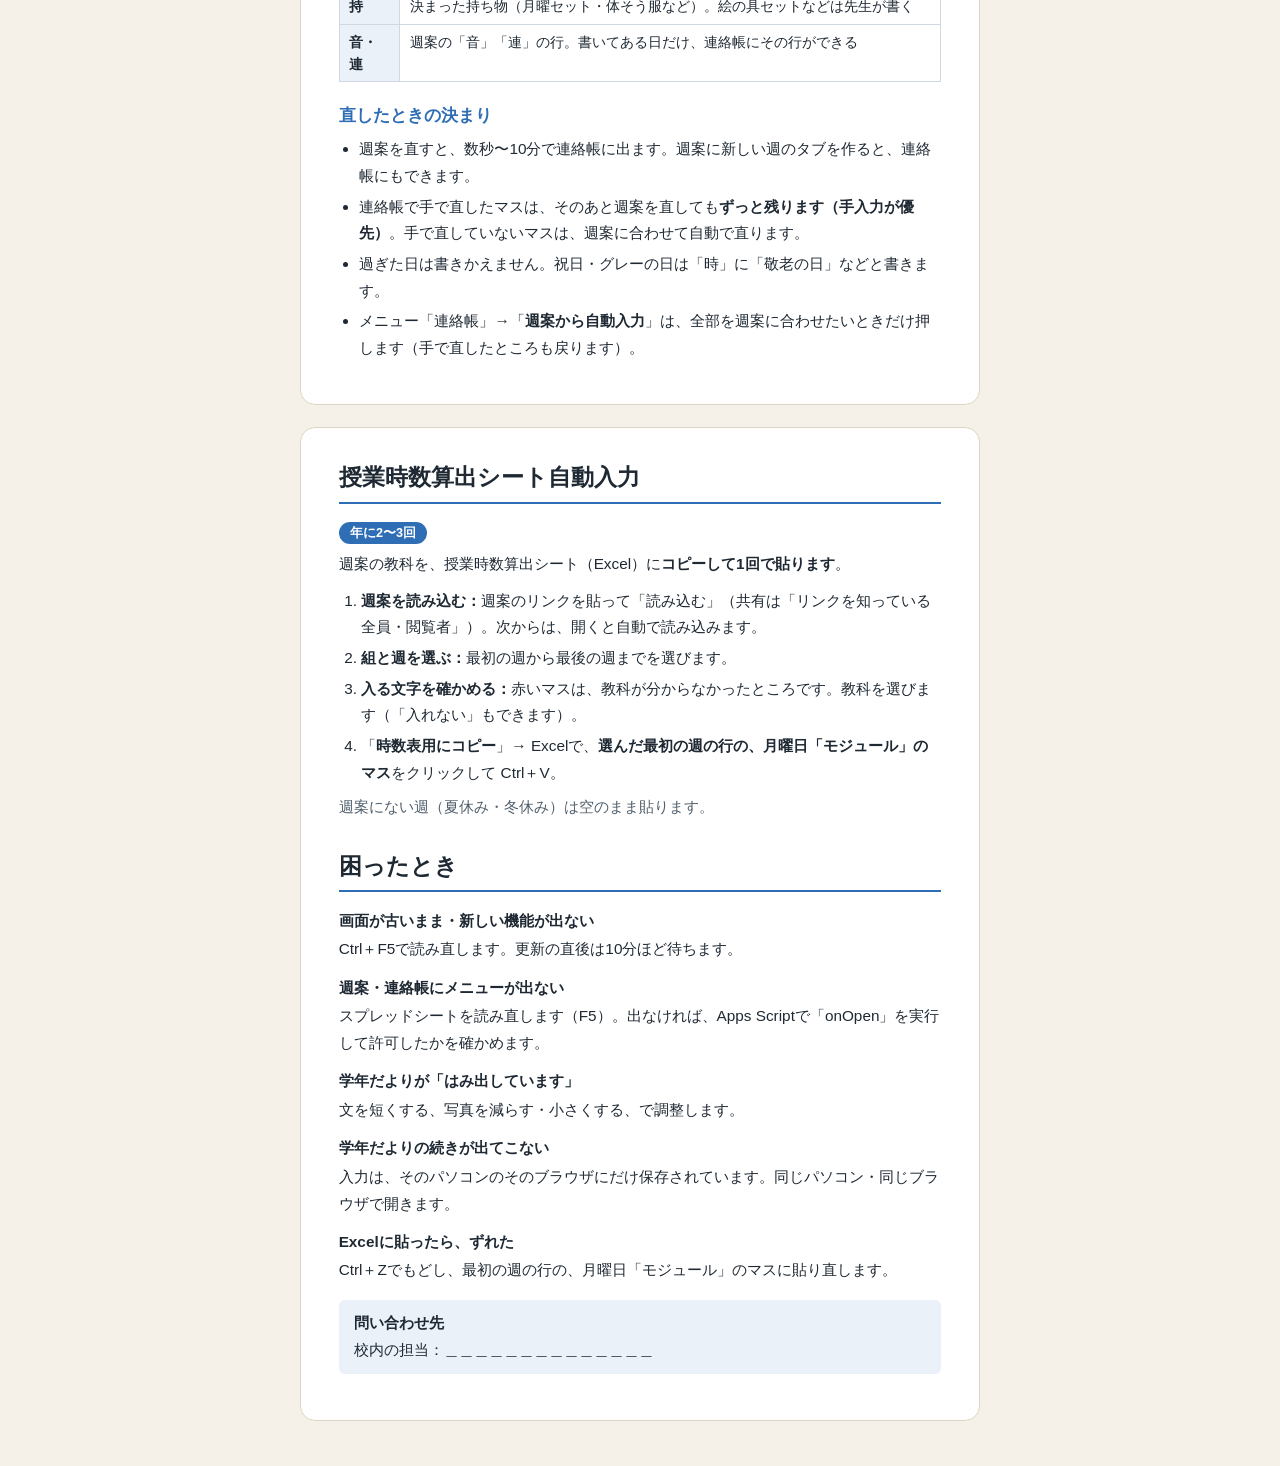
<file: oshigoto/guide.html>
<!doctype html>
<html lang="ja">
<head>
<meta charset="utf-8">
<meta name="viewport" content="width=device-width, initial-scale=1">
<meta http-equiv="Content-Security-Policy" content="default-src 'none'; style-src 'unsafe-inline'; img-src 'self' data:; base-uri 'none'; form-action 'none'; object-src 'none'">
<title>カスタネット 詳細ガイド</title>
<style>
@page { size: A4; margin: 15mm 15mm 16mm; @bottom-center { content: counter(page); font: 10pt "Yu Gothic", "Meiryo", sans-serif; color: #666; } }
@page :first { @bottom-center { content: ""; } }
:root { --ink: #1f2933; --sub: #52606d; --blue: #2f6db5; --pale: #eaf1f9; --red: #d9342b; --amber: #fff6e0; --amberline: #d99a1c; --line: #cfd8e3; }
* { box-sizing: border-box; }
html { -webkit-print-color-adjust: exact; print-color-adjust: exact; }
body { margin: 0; color: var(--ink); font: 11.5pt/1.75 "Yu Gothic", "游ゴシック", "Meiryo", sans-serif; }
section { break-after: page; }
section:last-of-type { break-after: auto; }
h1 { font-size: 27pt; line-height: 1.35; margin: 0 0 3mm; color: var(--blue); }
h2 { font-size: 17pt; line-height: 1.4; margin: 0 0 4mm; padding-bottom: 2mm; border-bottom: 2.2pt solid var(--blue); }
h3 { font-size: 12.5pt; margin: 5mm 0 1.5mm; color: var(--blue); break-after: avoid; }
p { margin: 0 0 2.5mm; }
.lead { color: var(--sub); }
.when { display: inline-block; font-size: 9.5pt; font-weight: 700; color: #fff; background: var(--blue); border-radius: 3mm; padding: 0 3mm; margin-bottom: 2mm; }
.cols { display: grid; grid-template-columns: 96mm 1fr; gap: 6mm; align-items: start; }
.shot { display: block; width: 100%; border: .6pt solid var(--line); border-radius: 1.5mm; }
.steps { list-style: none; margin: 0 0 3mm; padding: 0; }
.steps li { position: relative; padding-left: 8.5mm; margin-bottom: 2.6mm; break-inside: avoid; }
.steps .n { position: absolute; left: 0; top: .7mm; width: 6.2mm; height: 6.2mm; line-height: 6.2mm; text-align: center; border-radius: 50%; background: var(--red); color: #fff; font-size: 10.5pt; font-weight: 700; }
.note, .warn { border-radius: 1.5mm; padding: 2.8mm 4mm; margin: 3mm 0; break-inside: avoid; }
.note { background: var(--pale); }
.warn { background: var(--amber); border-left: 1.2mm solid var(--amberline); }
.note > b:first-child, .warn > b:first-child { display: block; }
ul { margin: 1mm 0 2mm; padding-left: 5.5mm; }
ul li { margin-bottom: 1mm; }
ol.plain { margin: 1mm 0 2mm; padding-left: 6mm; }
ol.plain li { margin-bottom: 1mm; }
table { width: 100%; border-collapse: collapse; margin: 2mm 0 4mm; font-size: 10.5pt; line-height: 1.6; }
th, td { border: .6pt solid var(--line); padding: 1.6mm 2.5mm; text-align: left; vertical-align: top; }
th { background: var(--pale); font-weight: 700; }
tr { break-inside: avoid; }
.flow { counter-reset: f; list-style: none; padding: 0; margin: 2mm 0 0; }
.flow li { counter-increment: f; display: grid; grid-template-columns: 9mm 33mm 1fr; align-items: baseline; padding: 1.5mm 0; border-bottom: .6pt solid var(--line); }
.flow li::before { content: counter(f); font-weight: 700; color: var(--blue); font-size: 13pt; }
.flow b { font-weight: 700; }
.url { font-weight: 700; word-break: break-all; color: var(--blue); }
.qa dt { font-weight: 700; margin-top: 3mm; break-after: avoid; }
.qa dd { margin: .5mm 0 0 0; }
.full { width: 100%; }
/* 画面で見るとき（Web版）：紙のように白い面を中央に。ページ番号の列は印刷のときだけ */
@media screen {
  html { background: #f5f1e8; }
  body { max-width: 196mm; margin: 0 auto 12mm; padding: 4mm 8mm 0; }
  .back { font: 14px/1.6 "Yu Gothic UI", "Meiryo", sans-serif; color: #5d6472; padding: 4mm 0; }
  .back a { color: inherit; }
  section { background: #fff; border: 1px solid #ddd5c4; border-radius: 4mm; padding: 9mm 10mm; margin-bottom: 6mm; }
  .toc ~ tr > td:nth-child(3), .toc > th:nth-child(3) { display: none; }
}
@media screen and (max-width: 700px) { .cols { grid-template-columns: 1fr; } body { padding: 0 3mm; } section { padding: 6mm 5mm; } }
@media print { .back { display: none; } }
</style>
</head>
<body>
<div class="back"><a href="./">← カスタネットのトップへ</a>　｜　<a href="kantan.html">かんたんガイド</a></div>

<section>
  <h1>カスタネット<br>詳細ガイド</h1>
  <p class="lead">「かんたんガイド」で分からなかった操作を、少しくわしく書いたものです。必要なところだけ読んでください。</p>

  <h3>開くところ</h3>
  <p class="url">https://sportfcshimamoto-svg.github.io/gakunen-dayori/oshigoto/</p>
  <p>EdgeかChromeで開きます。トップのタイルを押すと、それぞれのページが開きます。どのページも、上のタブで行き来できます。</p>

  <h3>このガイドの中身</h3>
  <table>
    <tr class="toc"><th style="width:62mm">ページ</th><th style="width:28mm">使う回数</th><th style="width:14mm">ページ</th></tr>
    <tr><td>学年だより作成（入力・Word）</td><td>毎月</td><td>2</td></tr>
    <tr><td>学年だより作成（写真・イラスト）</td><td>毎月</td><td>3</td></tr>
    <tr><td>週案自動入力</td><td>はじめに1回</td><td>4</td></tr>
    <tr><td>連絡帳自動入力</td><td>はじめに1回</td><td>5</td></tr>
    <tr><td>授業時数算出シート自動入力・困ったとき</td><td>年に2〜3回</td><td>6</td></tr>
  </table>

  <div class="note"><b>新しくなったのに画面が変わらないとき</b>左上の「カスタネット」の横の数字（例：1.10）がバージョンです。数字が古いままなら、<b>Ctrl＋F5</b>で読み直します。</div>

  <div class="warn">
    <b>必ず守ること</b>
    <ul style="margin-bottom:0">
      <li>使うのは、<b>自分に割り当てられた校務用パソコン</b>だけにします。</li>
      <li>生成AIには、<b>子どもの名前など、個人が分かることを入れません</b>。写真も渡しません。</li>
      <li>週案・行事予定のリンクは、<b>校内の先生にだけ</b>伝えます。</li>
      <li>入力した内容や写真は、このパソコンのブラウザの中だけに保存します。インターネットには送りません。</li>
    </ul>
  </div>
</section>

<section>
  <h2>学年だより作成：入力とWord</h2>
  <span class="when">毎月</span>
  <img class="shot full" src="guide-img/dayori.png" alt="学年だより作成の画面" style="max-height:78mm;object-fit:cover;object-position:top">
  <p style="margin-top:2mm">左のタブを①から順に入れます。右に仕上がりの見本が出ます。入力は自動で保存され、<b>同じパソコンの同じブラウザ</b>で続きができます。</p>
  <table>
    <tr><th style="width:30mm">① 基本</th><td>学年・何月号・発行日を選びます。<b>ロゴ</b>は、はじめに1回だけ、ロゴの画像を開いて Ctrl＋C → ロゴの欄をクリックして Ctrl＋V。</td></tr>
    <tr><th>② 行事予定</th><td>行事予定のGoogleスプレッドシートのリンクを貼り、「スプレッドシートから読み込む」。次からはボタンだけです。チェックが付いた行事が載ります。文字はその場で直せます。<br><span class="lead">読み込めないとき：シートの共有を「リンクを知っている全員・閲覧者」にします。</span></td></tr>
    <tr><th>⑥ カリキュラム</th><td>はじめに1回。カリキュラムをWordなどで開き、<b>表の全体を選んで Ctrl＋C</b> → ⑥の欄で Ctrl＋V。うまくいかないときは「コピーした表を読み込む（ボタンで）」。</td></tr>
    <tr><th>③ 学習予定</th><td>「カリキュラムから〇月の分を入れる」を押すと、その月の項目が原文のまま入ります。道徳・総合などは手で書きます。</td></tr>
    <tr><th>④ あいさつ<br>⑤ 記事</th><td>「AIで文章を作る」を開き、メモを書く →「お願いの文をコピー」→ 開いたAIに Ctrl＋V で送る → 返事をコピーして貼り、「この文章を入れる」。最後は自分の言葉に直します。</td></tr>
    <tr><th>Wordを作る</th><td>右上の「Wordファイルを作る」。気になるところがあると知らせが出ます（「このまま作る」でも作れます）。できたWordを開いて、2ページに収まっているかを確かめます。</td></tr>
  </table>
</section>

<section>
  <h2>学年だより作成：写真・イラスト</h2>
  <span class="when">毎月</span>
  <p>学校のパソコンではファイルを選ぶ画面が止められているので、<b>フォルダ</b>か<b>貼り付け</b>で入れます。写真はこのパソコンの中だけに保存され、Wordでは白黒になります。</p>

  <h3>写真をフォルダからまとめて入れる（おすすめ）</h3>
  <ol class="plain">
    <li>デスクトップなどに<b>「学年だより写真」</b>フォルダを作り、その中に<b>行事の名前のフォルダ</b>（「林間」「音楽会」など）を作って写真を入れます。</li>
    <li>⑤で記事を作り、<b>見出しに行事の名前を入れておきます</b>（例：「林間学校にいってきました」）。</li>
    <li>⑤の「📁 フォルダから写真を読み込む」で、最初の1回だけ「フォルダを選ぶ」→「学年だより写真」を選びます。次からは「写真を読み込む」を押すだけです。</li>
  </ol>
  <p class="lead">見出しと名前が合う記事に写真が入ります。合う記事がないフォルダは読みません。</p>

  <h3>写真を1枚ずつ入れる</h3>
  <p>写真を開いて Ctrl＋C → 記事の下の「ここに Ctrl＋V で写真を貼り付け」をクリックして Ctrl＋V。うまくいかないときは「コピーした写真を入れる（ボタンで）」。</p>

  <h3>イラスト</h3>
  <ol class="plain">
    <li><b>「学年だよりイラスト」</b>フォルダの中に<b>「12月」</b>のような月のフォルダを作り、絵を入れます。</li>
    <li>⑤の「🎨 〇月のイラスト」で、最初の1回だけ「フォルダを選ぶ」。次からは「イラストを読み込む」。</li>
  </ol>
  <p class="lead">2ページ目の空いているところ（見出しの横・記事の終わり・下の空き）に自動で入ります。最初から入っている小さい絵もあるので、使わなくてもかまいません。</p>

  <h3>消す・戻す</h3>
  <table>
    <tr><th style="width:52mm">写真・絵を消す</th><td>写真や絵を<b>クリック</b>（確認は出ません）</td></tr>
    <tr><th>まちがえて消した</th><td>フォルダの写真 →「写真を読み込む」をもう一度（消した分だけ戻ります）<br>貼り付けた写真 → もう一度コピーして貼り付け<br>絵 →「イラストを読み込む」をもう一度</td></tr>
    <tr><th>月が変わったとき</th><td>前の月の記事の写真は自動で消えます（ロゴ・イラストは残ります）</td></tr>
  </table>
</section>

<section>
  <h2>週案自動入力</h2>
  <span class="when">はじめに1回</span>
  <p>週案（Googleスプレッドシート）に「週案」のメニューを入れます。入れたあとは、週案の中で週のタブがまとめて作れます。</p>

  <h3>はじめに1回：メニューを入れる</h3>
  <ol class="plain">
    <li>カスタネットの「週案自動入力」で「<b>プログラムをコピー</b>」を押します。</li>
    <li>週案を開き、「<b>拡張機能</b>」→「<b>Apps Script</b>」。真ん中の文字をクリックし、Ctrl＋A → Delete で消して、Ctrl＋V で貼り、💾（保存）。</li>
    <li>上の「▶ 実行」の右の欄を「<b>onOpen</b>」にして「▶ 実行」。</li>
    <li>「承認が必要です」→「権限を確認」→ 自分のアカウント →（「確認されていません」と出たら「詳細」→「移動」）→「<b>許可</b>」。</li>
    <li>週案にもどると、上のメニューに「<b>週案</b>」が出ます。</li>
  </ol>
  <div class="warn"><b>「承認」で止められたとき</b>学校のアカウントの設定で止められています。担当の先生に相談してください。</div>

  <h3>使う：週のタブを作る</h3>
  <ol class="plain">
    <li>メニュー「週案」→「<b>週のタブを作る</b>」。右にパネルが出ます。</li>
    <li>組ごとに<b>時間割を貼ります</b>（週案が覚えるので、次からは貼らなくてよい）。</li>
    <li><b>期間を選び</b>、「週のタブを作る」。</li>
  </ol>
  <p class="lead">日付は「1月4日」の形で入ります。祝日はグレーになり、教科は入りません（夏休みなど学校の休みは自分でグレーに）。算数の下に「分割」を入れるかは、パネルのチェックで選べます。</p>
  <p class="lead">ほかの学年の週案は、はじめに1回、メニュー「週案」→「5年生の形にそろえる（宿題・音・連の行）」を押すと、そのまま使えます（組の見出し・タブの名前・宿題と音・連の行がそろいます）。</p>
</section>

<section>
  <h2>連絡帳自動入力</h2>
  <span class="when">はじめに1回</span>
  <p>週案とつないでおくと、週案を直すだけで、連絡帳の<b>時間割・宿題・決まった持ち物</b>が自動で直ります。</p>

  <h3>はじめに1回</h3>
  <ol class="plain">
    <li>カスタネットの「連絡帳自動入力」で「<b>プログラムをコピー</b>」。</li>
    <li>連絡帳を開き、週案のときと同じように「拡張機能」→「Apps Script」に貼って保存 →「onOpen」を実行して許可。メニューに「<b>連絡帳</b>」が出ます。</li>
    <li>メニュー「連絡帳」→「<b>はじめに：週案をつなぐ</b>」。週案のリンク（週案を開いたときの上のアドレス）を貼って「OK」。もう一度「許可」を聞かれたら許可します。</li>
    <li>「設定」の画面で、自分の学年の<b>ふだんの時間数・下校時刻・持ち物</b>を入れて「保存する」。</li>
  </ol>
  <p class="lead">週案と連絡帳は、5年生の形をコピーして使います。連絡帳の「5-1」「5-2」の列に、週案の1組・2組から書きます。</p>

  <h3>自動で書くもの・先生が書くもの</h3>
  <table>
    <tr><th style="width:16mm">時</th><td>次の日の時間割。ふだんと変わったところだけ（例：火曜　①体育　それ以外通り）と、早く帰る日の下校時刻</td></tr>
    <tr><th>し</th><td>週案の「宿題」の行</td></tr>
    <tr><th>持</th><td>決まった持ち物（月曜セット・体そう服など）。絵の具セットなどは先生が書く</td></tr>
    <tr><th>音・連</th><td>週案の「音」「連」の行。書いてある日だけ、連絡帳にその行ができる</td></tr>
  </table>

  <h3>直したときの決まり</h3>
  <ul>
    <li>週案を直すと、数秒〜10分で連絡帳に出ます。週案に新しい週のタブを作ると、連絡帳にもできます。</li>
    <li>連絡帳で手で直したマスは、そのあと週案を直しても<b>ずっと残ります（手入力が優先）</b>。手で直していないマスは、週案に合わせて自動で直ります。</li>
    <li>過ぎた日は書きかえません。祝日・グレーの日は「時」に「敬老の日」などと書きます。</li>
    <li>メニュー「連絡帳」→「<b>週案から自動入力</b>」は、全部を週案に合わせたいときだけ押します（手で直したところも戻ります）。</li>
  </ul>
</section>

<section>
  <h2>授業時数算出シート自動入力</h2>
  <span class="when">年に2〜3回</span>
  <p>週案の教科を、授業時数算出シート（Excel）に<b>コピーして1回で貼ります</b>。</p>
  <ol class="plain">
    <li><b>週案を読み込む：</b>週案のリンクを貼って「読み込む」（共有は「リンクを知っている全員・閲覧者」）。次からは、開くと自動で読み込みます。</li>
    <li><b>組と週を選ぶ：</b>最初の週から最後の週までを選びます。</li>
    <li><b>入る文字を確かめる：</b>赤いマスは、教科が分からなかったところです。教科を選びます（「入れない」もできます）。</li>
    <li>「<b>時数表用にコピー</b>」→ Excelで、<b>選んだ最初の週の行の、月曜日「モジュール」のマス</b>をクリックして Ctrl＋V。</li>
  </ol>
  <p class="lead">週案にない週（夏休み・冬休み）は空のまま貼ります。</p>

  <h2 style="margin-top:8mm">困ったとき</h2>
  <dl class="qa">
    <dt>画面が古いまま・新しい機能が出ない</dt>
    <dd>Ctrl＋F5で読み直します。更新の直後は10分ほど待ちます。</dd>
    <dt>週案・連絡帳にメニューが出ない</dt>
    <dd>スプレッドシートを読み直します（F5）。出なければ、Apps Scriptで「onOpen」を実行して許可したかを確かめます。</dd>
    <dt>学年だよりが「はみ出しています」</dt>
    <dd>文を短くする、写真を減らす・小さくする、で調整します。</dd>
    <dt>学年だよりの続きが出てこない</dt>
    <dd>入力は、そのパソコンのそのブラウザにだけ保存されています。同じパソコン・同じブラウザで開きます。</dd>
    <dt>Excelに貼ったら、ずれた</dt>
    <dd>Ctrl＋Zでもどし、最初の週の行の、月曜日「モジュール」のマスに貼り直します。</dd>
  </dl>
  <div class="note"><b>問い合わせ先</b>校内の担当：＿＿＿＿＿＿＿＿＿＿＿＿＿＿</div>
</section>

</body>
</html>
</file>
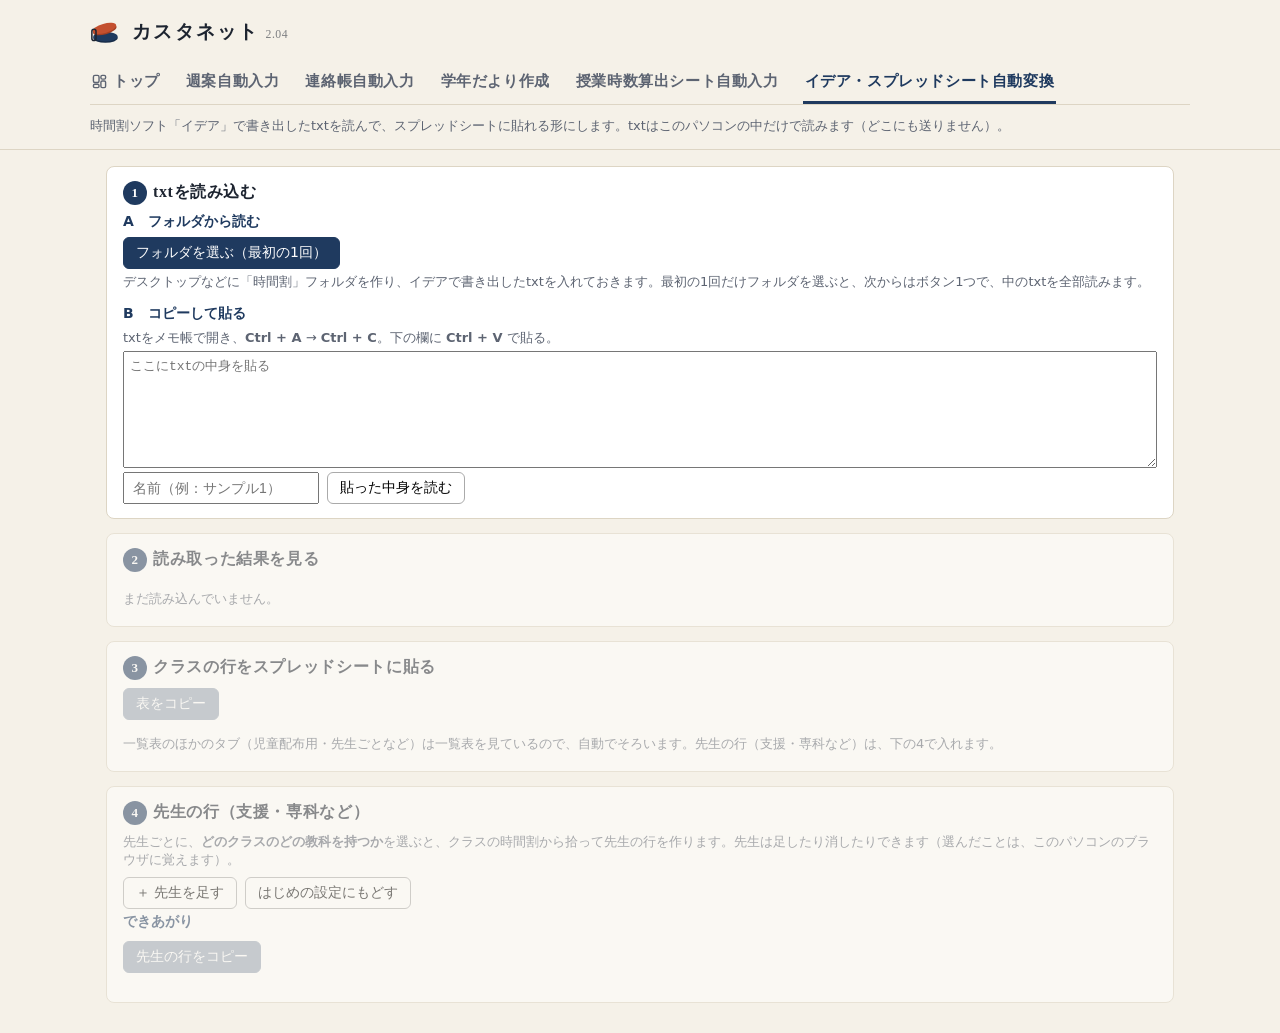
<file: oshigoto/jikanwari.html>
<!doctype html>
<html lang="ja">
<head>
<meta charset="utf-8">
<!-- 通信の制限：このページの素材以外には接続できないようにする（txtはこのパソコンの中だけで読む） -->
<meta http-equiv="Content-Security-Policy" content="default-src 'none'; manifest-src 'self'; script-src 'self'; style-src 'self' 'unsafe-inline'; img-src 'self'; connect-src 'self'; base-uri 'none'; form-action 'none'; object-src 'none'">
<link rel="manifest" href="manifest.webmanifest">
<link rel="icon" type="image/png" href="icon-192.png">
<meta name="theme-color" content="#f5f1e8">
<meta name="viewport" content="width=device-width, initial-scale=1">
<meta name="robots" content="noindex, nofollow">
<title>イデア・スプレッドシート自動変換</title>
<link rel="stylesheet" href="jisu.css">
<style>
  h3.sub { font-size: 14px; margin: 14px 0 6px; color: var(--accent); }
  h3.sub:first-of-type { margin-top: 4px; }
  .samples { display: flex; gap: 6px; flex-wrap: wrap; margin: 4px 0 10px; }
  .samples button.on { background: var(--accent); color: #fff; border-color: var(--accent); }
  .samples button .x { margin-left: 6px; opacity: .6; }
  dl.info { display: grid; grid-template-columns: max-content 1fr; gap: 2px 14px; margin: 0 0 8px; font-size: 14px; }
  dl.info dt { color: var(--sub); }
  dl.info dd { margin: 0; }
  .tablewrap { overflow: auto; max-height: 60vh; border: 1px solid var(--line); border-radius: 6px; background: #fff; }
  table.raw { border-collapse: collapse; font-size: 13px; }
  table.raw th, table.raw td { border: 1px solid var(--line); padding: 2px 6px; white-space: nowrap; text-align: left; }
  table.raw thead th { position: sticky; top: 0; background: #f0f2f5; z-index: 1; text-align: center; }
  table.raw tbody th { position: sticky; left: 0; background: #f0f2f5; color: var(--sub); font-weight: normal; text-align: right; }
  table.raw td.day { background: #e3f0ff; font-weight: bold; }
  table.raw td.empty { background: #fafafa; }
  table.tt2 td { text-align: center; min-width: 3.2em; }
  table.tt2 thead tr:nth-child(2) th { top: 23px; }
  table.tt2 .dsep { border-left: 2px solid #8a93a3; }
  table.tt2 td.split { background: #fff4c2; cursor: pointer; }
  table.tt2 td.split:hover { outline: 2px solid var(--accent); outline-offset: -2px; }
  table.tt2 td.flipped { background: #ffe3a3; font-weight: bold; }
  .legend-split { background: #fff4c2; padding: 0 6px; border: 1px solid var(--line); }
  .tcard { border: 1px solid var(--line); border-radius: 8px; margin: 6px 0; background: #fff; }
  .tcard > summary { list-style: none; cursor: pointer; padding: 8px 12px; display: flex; gap: 10px; align-items: center; flex-wrap: wrap; color: var(--ink); font-size: 14px; }
  .tcard > summary::-webkit-details-marker { display: none; }
  .tcard > summary::before { content: '▸'; color: var(--sub); }
  .tcard[open] > summary::before { content: '▾'; }
  .tcard > summary b { min-width: 4.5em; }
  .tcard .sum { color: var(--sub); font-size: 13px; }
  .tcard .body { padding: 4px 12px 12px; border-top: 1px solid var(--line); }
  .tcard .body .row { margin: 6px 0; }
  .tcard input[type=text] { padding: 4px 8px; font-size: 14px; }
  .tcard .mini { font-size: 12px; padding: 2px 8px; }
  table.pick { border-collapse: collapse; font-size: 13px; margin: 6px 0; }
  table.pick th, table.pick td { border: 1px solid var(--line); padding: 2px 4px; text-align: center; }
  table.pick th { background: #f0f2f5; font-weight: normal; }
  table.pick th.subj { cursor: pointer; white-space: nowrap; text-align: left; }
  table.pick th.subj:hover { background: #e3f0ff; }
  table.pick td.none { background: #f4f4f4; }
  table.pick .gsep { border-left: 2px solid #8a93a3; }
  .excl label { display: inline-block; margin: 2px 12px 2px 0; font-size: 13px; }
  pre.text { max-height: 40vh; overflow: auto; background: #fff; border: 1px solid var(--line); border-radius: 6px; padding: 8px; font-size: 12px; white-space: pre; }
</style>
</head>
<body>
<header class="topbar">
  <div class="brandrow">
    <svg class="mark" viewBox="0 0 32 32" aria-hidden="true"><ellipse cx="16.5" cy="22.5" rx="13" ry="5" fill="#162b47"/><ellipse cx="16.5" cy="21" rx="13" ry="5" fill="#1f3a5f"/><g transform="rotate(-16 4 18)"><ellipse cx="16.5" cy="17" rx="13" ry="5" fill="#a23f23"/><ellipse cx="16.5" cy="15.5" rx="13" ry="5" fill="#c4502f"/></g><rect x="2" y="13" width="4.4" height="12" rx="2.2" fill="none" stroke="#1d2430" stroke-width="1.6"/></svg>
    <span class="brand">カスタネット<span class="ver">2.04</span></span>
  </div>
  <nav class="pages"><a class="home" href="./"><svg class="ico" viewBox="0 0 16 16" aria-hidden="true"><rect x="1.5" y="1.5" width="6" height="7.5" rx="1.6"/><rect x="9.5" y="1.5" width="5" height="4" rx="1.4"/><rect x="9.5" y="7.5" width="5" height="7" rx="1.4"/><rect x="1.5" y="11" width="6" height="3.5" rx="1.4"/></svg>トップ</a><a href="menu.html">週案自動入力</a><a href="renrakucho.html">連絡帳自動入力</a><a href="dayori.html">学年だより作成</a><a href="jisu.html">授業時数算出シート自動入力</a><a class="on" href="jikanwari.html">イデア・スプレッドシート自動変換</a></nav>
  <p class="lead">時間割ソフト「イデア」で書き出したtxtを読んで、スプレッドシートに貼れる形にします。txtはこのパソコンの中だけで読みます（どこにも送りません）。</p>
</header>
<main>
  <section class="step">
    <h2><span class="num">1</span>txtを読み込む</h2>
    <h3 class="sub">A　フォルダから読む</h3>
    <div class="row" id="folderRow"></div>
    <p class="help">デスクトップなどに「時間割」フォルダを作り、イデアで書き出したtxtを入れておきます。最初の1回だけフォルダを選ぶと、次からはボタン1つで、中のtxtを全部読みます。</p>
    <h3 class="sub">B　コピーして貼る</h3>
    <p class="help">txtをメモ帳で開き、<b>Ctrl + A</b> → <b>Ctrl + C</b>。下の欄に <b>Ctrl + V</b> で貼る。</p>
    <textarea id="paste" placeholder="ここにtxtの中身を貼る"></textarea>
    <div class="row"><input id="pname" type="text" placeholder="名前（例：サンプル1）" style="padding:6px 8px;font-size:14px;width:14em"><button id="addPaste">貼った中身を読む</button></div>
  </section>

  <section class="step off" id="s2">
    <h2><span class="num">2</span>読み取った結果を見る</h2>
    <div class="samples" id="samples"></div>
    <div id="result"><p class="help">まだ読み込んでいません。</p></div>
  </section>

  <section class="step off" id="s3">
    <h2><span class="num">3</span>クラスの行をスプレッドシートに貼る</h2>
    <div class="row"><button id="copy" class="primary" disabled>表をコピー</button><span id="msg" class="help"></span></div>
    <ol class="copyhow" id="how"></ol>
    <p class="help">一覧表のほかのタブ（児童配布用・先生ごとなど）は一覧表を見ているので、自動でそろいます。先生の行（支援・専科など）は、下の4で入れます。</p>
  </section>

  <section class="step off" id="s4">
    <h2><span class="num">4</span>先生の行（支援・専科など）</h2>
    <p class="help">先生ごとに、<b>どのクラスのどの教科を持つか</b>を選ぶと、クラスの時間割から拾って先生の行を作ります。先生は足したり消したりできます（選んだことは、このパソコンのブラウザに覚えます）。</p>
    <div id="teachers"></div>
    <div class="row" style="margin-top:8px"><button id="tAdd">＋ 先生を足す</button><button id="tReset">はじめの設定にもどす</button></div>
    <h3 class="sub">できあがり</h3>
    <div id="tPreview"></div>
    <div class="row" style="margin-top:10px"><button id="tCopy" class="primary" disabled>先生の行をコピー</button><span id="tMsg" class="help"></span></div>
    <ol class="copyhow" id="tHow"></ol>
  </section>
</main>
<script src="jikanwari-core.js"></script>
<script src="jikanwari.js"></script>
</body>
</html>
</file>
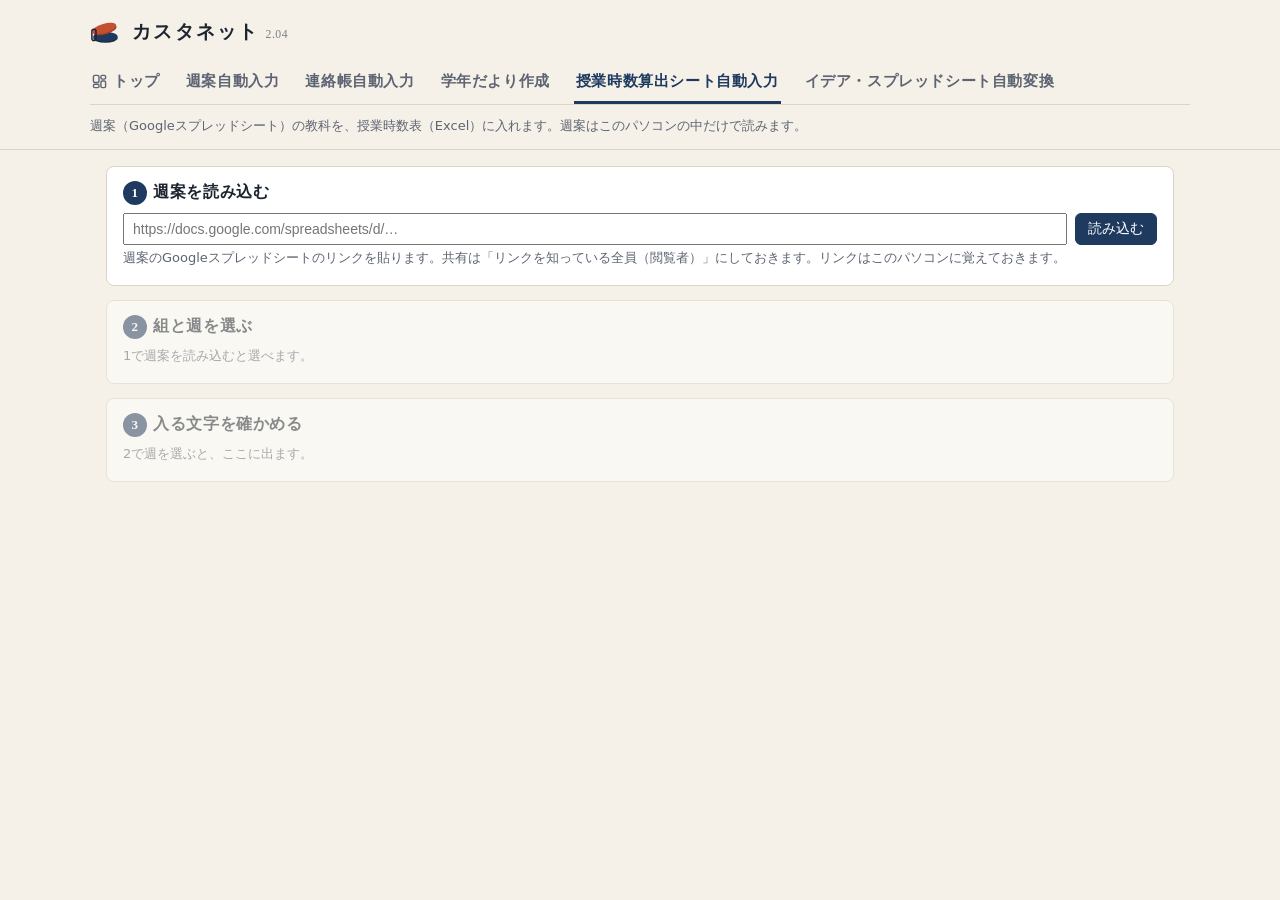
<file: oshigoto/jisu.html>
<!doctype html>
<html lang="ja">
<head>
<meta charset="utf-8">
<!-- 通信の制限：このページの素材と、Googleスプレッドシートの読み込み以外には接続できないようにする -->
<meta http-equiv="Content-Security-Policy" content="default-src 'none'; manifest-src 'self'; script-src 'self'; style-src 'self' 'unsafe-inline'; img-src 'self' blob: data:; font-src 'self'; connect-src 'self' https://docs.google.com https://*.googleusercontent.com; base-uri 'none'; form-action 'none'; object-src 'none'">
<link rel="manifest" href="manifest.webmanifest">
<link rel="icon" type="image/png" href="icon-192.png">
<meta name="theme-color" content="#f5f1e8">
<meta name="viewport" content="width=device-width, initial-scale=1">
<meta name="robots" content="noindex, nofollow">
<title>授業時数算出シート自動入力</title>
<link rel="stylesheet" href="jisu.css">
</head>
<body>
<header class="topbar">
  <div class="brandrow">
    <svg class="mark" viewBox="0 0 32 32" aria-hidden="true"><ellipse cx="16.5" cy="22.5" rx="13" ry="5" fill="#162b47"/><ellipse cx="16.5" cy="21" rx="13" ry="5" fill="#1f3a5f"/><g transform="rotate(-16 4 18)"><ellipse cx="16.5" cy="17" rx="13" ry="5" fill="#a23f23"/><ellipse cx="16.5" cy="15.5" rx="13" ry="5" fill="#c4502f"/></g><rect x="2" y="13" width="4.4" height="12" rx="2.2" fill="none" stroke="#1d2430" stroke-width="1.6"/></svg>
    <span class="brand">カスタネット<span class="ver">2.04</span></span>
  </div>
  <nav class="pages"><a class="home" href="./"><svg class="ico" viewBox="0 0 16 16" aria-hidden="true"><rect x="1.5" y="1.5" width="6" height="7.5" rx="1.6"/><rect x="9.5" y="1.5" width="5" height="4" rx="1.4"/><rect x="9.5" y="7.5" width="5" height="7" rx="1.4"/><rect x="1.5" y="11" width="6" height="3.5" rx="1.4"/></svg>トップ</a><a href="menu.html">週案自動入力</a><a href="renrakucho.html">連絡帳自動入力</a><a href="dayori.html">学年だより作成</a><a class="on" href="jisu.html">授業時数算出シート自動入力</a><a href="jikanwari.html">イデア・スプレッドシート自動変換</a></nav>
  <p class="lead">週案（Googleスプレッドシート）の教科を、授業時数表（Excel）に入れます。週案はこのパソコンの中だけで読みます。</p>
</header>
<main id="main"></main>
<div id="toast" class="toast" hidden></div>
<script type="module" src="jisu.js"></script>
</body>
</html>
</file>
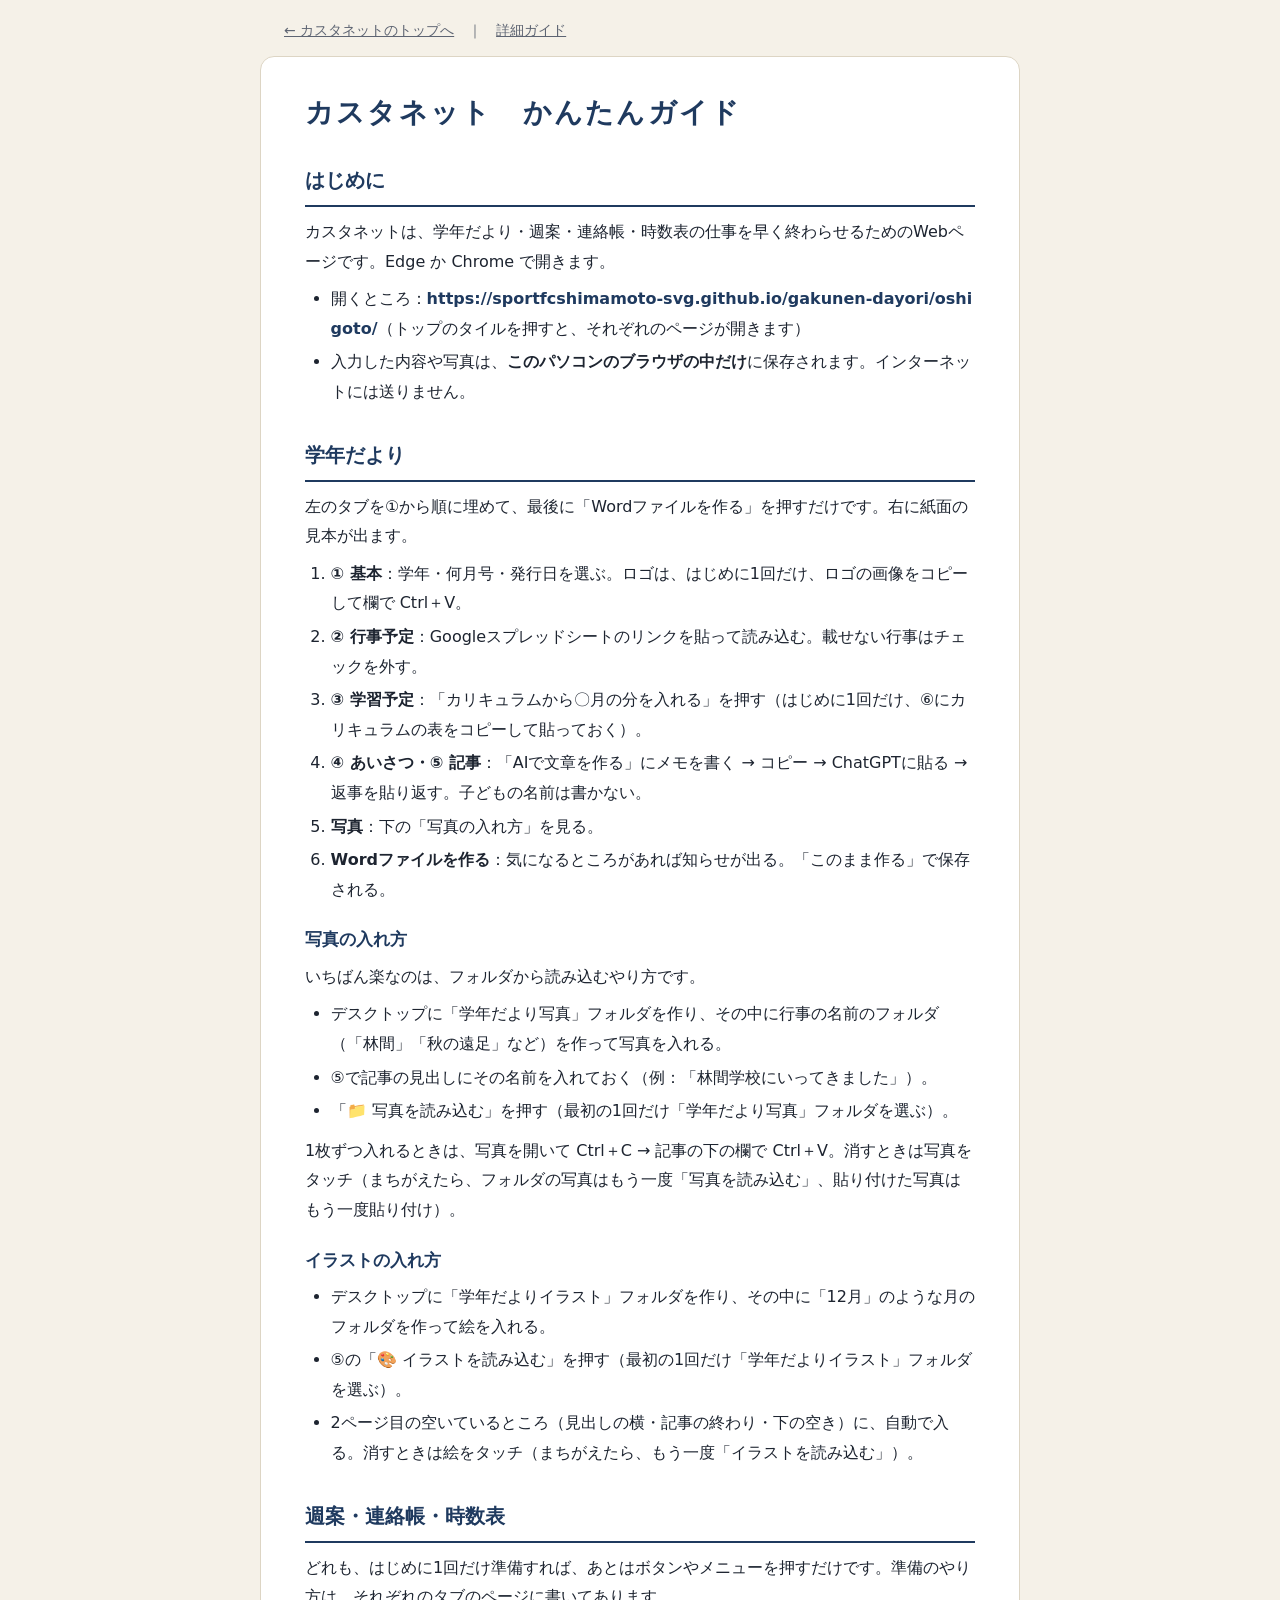
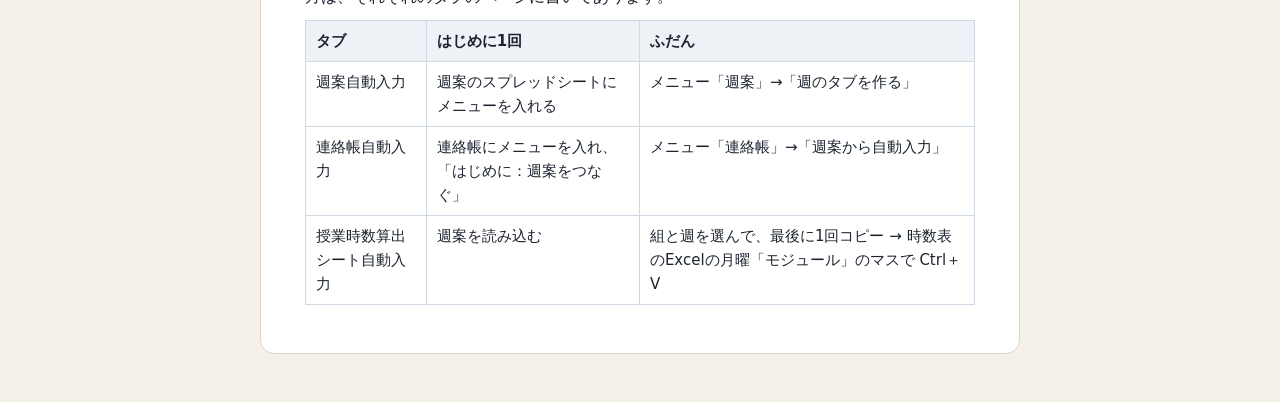
<file: oshigoto/kantan.html>
<!doctype html>
<html lang="ja">
<head>
<meta charset="utf-8">
<meta name="viewport" content="width=device-width, initial-scale=1">
<meta http-equiv="Content-Security-Policy" content="default-src 'none'; style-src 'unsafe-inline'; img-src 'self' data:; base-uri 'none'; form-action 'none'; object-src 'none'">
<title>カスタネット かんたんガイド</title>
<!-- かんたんガイド（Web版）。Word版は 提案書類/カスタネット_かんたんガイド.docx（make_guide.py）。中身を直すときは両方 -->
<style>
  :root { --paper: #f5f1e8; --ink: #1d2430; --sub: #5d6472; --line: #ddd5c4; --ai: #1f3a5f; --pale: #eef2f7;
          --mincho: "Yu Mincho", "YuMincho", "Hiragino Mincho ProN", "Noto Serif JP", serif;
          --gothic: "Yu Gothic UI", "Hiragino Sans", "Meiryo", system-ui, sans-serif; }
  * { box-sizing: border-box; }
  html { background: var(--paper); }
  body { margin: 0; color: var(--ink); font: 16px/1.85 var(--gothic); }
  .back { display: block; max-width: 760px; margin: 0 auto; padding: 18px 24px 0; font-size: 14px; color: var(--sub); }
  .back a { color: inherit; }
  main { max-width: 760px; margin: 12px auto 48px; background: #fff; border: 1px solid var(--line); border-radius: 14px; padding: 36px 44px 40px; }
  h1 { margin: 0 0 18px; font: 600 28px/1.4 var(--mincho); letter-spacing: .08em; color: var(--ai); }
  h2 { margin: 30px 0 10px; font-size: 20px; color: var(--ai); padding-bottom: 6px; border-bottom: 2px solid var(--ai); }
  h3 { margin: 20px 0 6px; font-size: 17px; color: var(--ai); }
  p { margin: 0 0 8px; }
  ul, ol { margin: 4px 0 10px; padding-left: 1.6em; }
  li { margin-bottom: 4px; }
  .url { font-weight: 700; word-break: break-all; color: var(--ai); }
  table { width: 100%; border-collapse: collapse; margin: 8px 0; font-size: 15px; line-height: 1.6; }
  th, td { border: 1px solid #cfd8e3; padding: 8px 10px; text-align: left; vertical-align: top; }
  th { background: var(--pale); }
  @media (max-width: 600px) { main { padding: 24px 18px; border-radius: 0; } }
  @media print { html, body { background: #fff; } .back { display: none; } main { border: 0; margin: 0; padding: 0; } }
</style>
</head>
<body>
<div class="back"><a href="./">← カスタネットのトップへ</a>　｜　<a href="guide.html">詳細ガイド</a></div>
<main>
  <h1>カスタネット　かんたんガイド</h1>

  <h2>はじめに</h2>
  <p>カスタネットは、学年だより・週案・連絡帳・時数表の仕事を早く終わらせるためのWebページです。Edge か Chrome で開きます。</p>
  <ul>
    <li>開くところ：<span class="url">https://sportfcshimamoto-svg.github.io/gakunen-dayori/oshigoto/</span>（トップのタイルを押すと、それぞれのページが開きます）</li>
    <li>入力した内容や写真は、<b>このパソコンのブラウザの中だけ</b>に保存されます。インターネットには送りません。</li>
  </ul>

  <h2>学年だより</h2>
  <p>左のタブを①から順に埋めて、最後に「Wordファイルを作る」を押すだけです。右に紙面の見本が出ます。</p>
  <ol>
    <li><b>① 基本</b>：学年・何月号・発行日を選ぶ。ロゴは、はじめに1回だけ、ロゴの画像をコピーして欄で Ctrl＋V。</li>
    <li><b>② 行事予定</b>：Googleスプレッドシートのリンクを貼って読み込む。載せない行事はチェックを外す。</li>
    <li><b>③ 学習予定</b>：「カリキュラムから〇月の分を入れる」を押す（はじめに1回だけ、⑥にカリキュラムの表をコピーして貼っておく）。</li>
    <li><b>④ あいさつ・⑤ 記事</b>：「AIで文章を作る」にメモを書く → コピー → ChatGPTに貼る → 返事を貼り返す。子どもの名前は書かない。</li>
    <li><b>写真</b>：下の「写真の入れ方」を見る。</li>
    <li><b>Wordファイルを作る</b>：気になるところがあれば知らせが出る。「このまま作る」で保存される。</li>
  </ol>

  <h3>写真の入れ方</h3>
  <p>いちばん楽なのは、フォルダから読み込むやり方です。</p>
  <ul>
    <li>デスクトップに「学年だより写真」フォルダを作り、その中に行事の名前のフォルダ（「林間」「秋の遠足」など）を作って写真を入れる。</li>
    <li>⑤で記事の見出しにその名前を入れておく（例：「林間学校にいってきました」）。</li>
    <li>「📁 写真を読み込む」を押す（最初の1回だけ「学年だより写真」フォルダを選ぶ）。</li>
  </ul>
  <p>1枚ずつ入れるときは、写真を開いて Ctrl＋C → 記事の下の欄で Ctrl＋V。消すときは写真をタッチ（まちがえたら、フォルダの写真はもう一度「写真を読み込む」、貼り付けた写真はもう一度貼り付け）。</p>

  <h3>イラストの入れ方</h3>
  <ul>
    <li>デスクトップに「学年だよりイラスト」フォルダを作り、その中に「12月」のような月のフォルダを作って絵を入れる。</li>
    <li>⑤の「🎨 イラストを読み込む」を押す（最初の1回だけ「学年だよりイラスト」フォルダを選ぶ）。</li>
    <li>2ページ目の空いているところ（見出しの横・記事の終わり・下の空き）に、自動で入る。消すときは絵をタッチ（まちがえたら、もう一度「イラストを読み込む」）。</li>
  </ul>

  <h2>週案・連絡帳・時数表</h2>
  <p>どれも、はじめに1回だけ準備すれば、あとはボタンやメニューを押すだけです。準備のやり方は、それぞれのタブのページに書いてあります。</p>
  <table>
    <tr><th>タブ</th><th>はじめに1回</th><th>ふだん</th></tr>
    <tr><td>週案自動入力</td><td>週案のスプレッドシートにメニューを入れる</td><td>メニュー「週案」→「週のタブを作る」</td></tr>
    <tr><td>連絡帳自動入力</td><td>連絡帳にメニューを入れ、「はじめに：週案をつなぐ」</td><td>メニュー「連絡帳」→「週案から自動入力」</td></tr>
    <tr><td>授業時数算出シート自動入力</td><td>週案を読み込む</td><td>組と週を選んで、最後に1回コピー → 時数表のExcelの月曜「モジュール」のマスで Ctrl＋V</td></tr>
  </table>
</main>
</body>
</html>
</file>
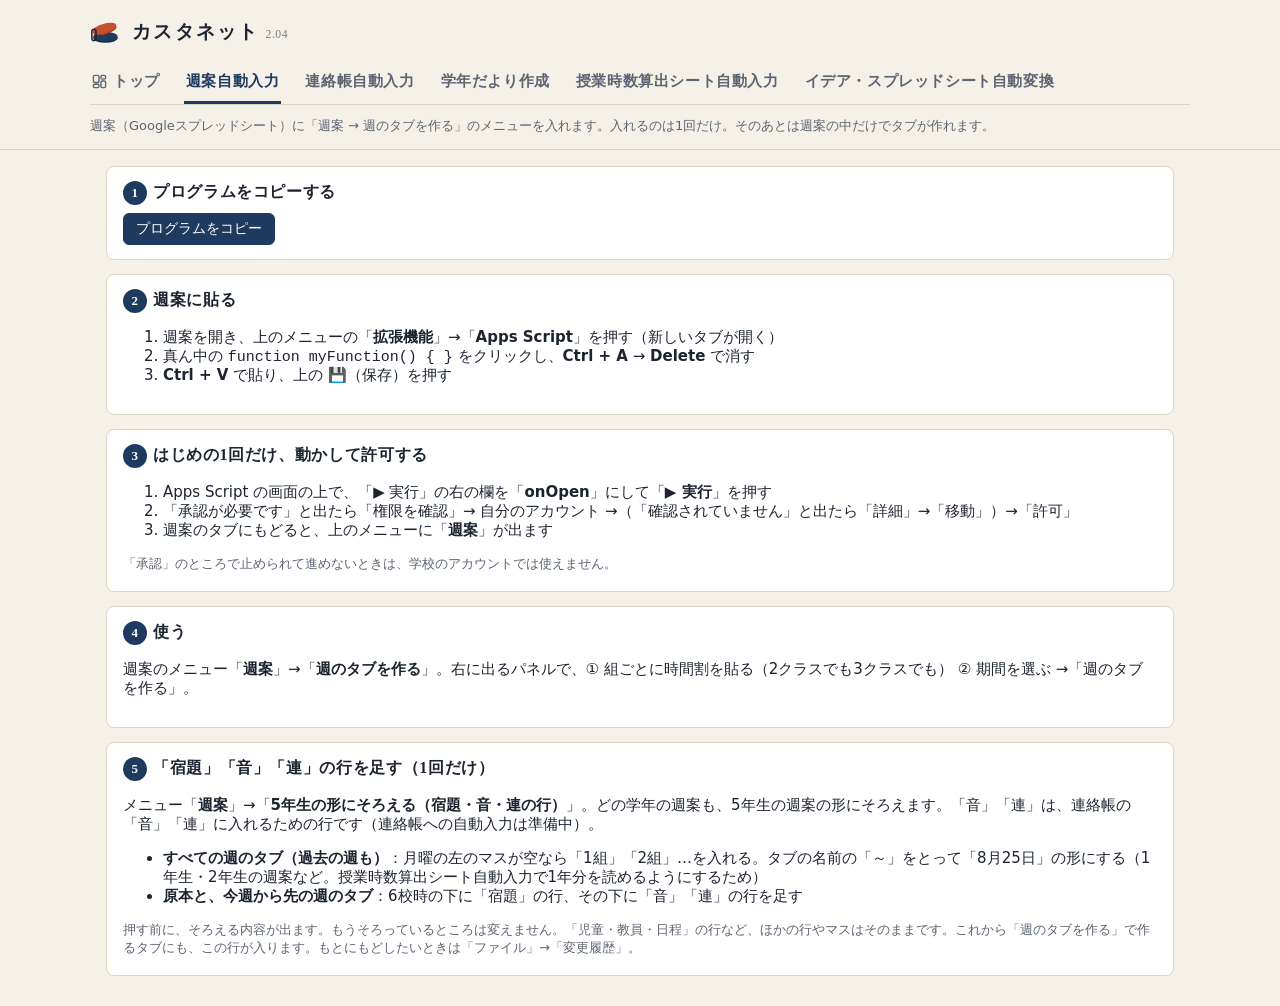
<file: oshigoto/menu.html>
<!doctype html>
<html lang="ja">
<head>
<meta charset="utf-8">
<!-- 通信の制限：このページの素材以外には接続できないようにする -->
<meta http-equiv="Content-Security-Policy" content="default-src 'none'; manifest-src 'self'; script-src 'self'; style-src 'self' 'unsafe-inline'; img-src 'self'; connect-src 'self'; base-uri 'none'; form-action 'none'; object-src 'none'">
<link rel="manifest" href="manifest.webmanifest">
<link rel="icon" type="image/png" href="icon-192.png">
<meta name="theme-color" content="#f5f1e8">
<meta name="viewport" content="width=device-width, initial-scale=1">
<meta name="robots" content="noindex, nofollow">
<title>週案自動入力</title>
<link rel="stylesheet" href="jisu.css">
</head>
<body>
<header class="topbar">
  <div class="brandrow">
    <svg class="mark" viewBox="0 0 32 32" aria-hidden="true"><ellipse cx="16.5" cy="22.5" rx="13" ry="5" fill="#162b47"/><ellipse cx="16.5" cy="21" rx="13" ry="5" fill="#1f3a5f"/><g transform="rotate(-16 4 18)"><ellipse cx="16.5" cy="17" rx="13" ry="5" fill="#a23f23"/><ellipse cx="16.5" cy="15.5" rx="13" ry="5" fill="#c4502f"/></g><rect x="2" y="13" width="4.4" height="12" rx="2.2" fill="none" stroke="#1d2430" stroke-width="1.6"/></svg>
    <span class="brand">カスタネット<span class="ver">2.04</span></span>
  </div>
  <nav class="pages"><a class="home" href="./"><svg class="ico" viewBox="0 0 16 16" aria-hidden="true"><rect x="1.5" y="1.5" width="6" height="7.5" rx="1.6"/><rect x="9.5" y="1.5" width="5" height="4" rx="1.4"/><rect x="9.5" y="7.5" width="5" height="7" rx="1.4"/><rect x="1.5" y="11" width="6" height="3.5" rx="1.4"/></svg>トップ</a><a class="on" href="menu.html">週案自動入力</a><a href="renrakucho.html">連絡帳自動入力</a><a href="dayori.html">学年だより作成</a><a href="jisu.html">授業時数算出シート自動入力</a><a href="jikanwari.html">イデア・スプレッドシート自動変換</a></nav>
  <p class="lead">週案（Googleスプレッドシート）に「週案 → 週のタブを作る」のメニューを入れます。入れるのは1回だけ。そのあとは週案の中だけでタブが作れます。</p>
</header>
<main>
  <section class="step">
    <h2><span class="num">1</span>プログラムをコピーする</h2>
    <div class="row"><button id="copy" class="primary" disabled>読み込み中…</button><span id="msg" class="help"></span></div>
  </section>
  <section class="step">
    <h2><span class="num">2</span>週案に貼る</h2>
    <ol>
      <li>週案を開き、上のメニューの「<b>拡張機能</b>」→「<b>Apps Script</b>」を押す（新しいタブが開く）</li>
      <li>真ん中の <code>function myFunction() { }</code> をクリックし、<b>Ctrl + A</b> → <b>Delete</b> で消す</li>
      <li><b>Ctrl + V</b> で貼り、上の 💾（保存）を押す</li>
    </ol>
  </section>
  <section class="step">
    <h2><span class="num">3</span>はじめの1回だけ、動かして許可する</h2>
    <ol>
      <li>Apps Script の画面の上で、「▶ 実行」の右の欄を「<b>onOpen</b>」にして「<b>▶ 実行</b>」を押す</li>
      <li>「承認が必要です」と出たら「権限を確認」→ 自分のアカウント →（「確認されていません」と出たら「詳細」→「移動」）→「許可」</li>
      <li>週案のタブにもどると、上のメニューに「<b>週案</b>」が出ます</li>
    </ol>
    <p class="help">「承認」のところで止められて進めないときは、学校のアカウントでは使えません。</p>
  </section>
  <section class="step">
    <h2><span class="num">4</span>使う</h2>
    <p>週案のメニュー「<b>週案</b>」→「<b>週のタブを作る</b>」。右に出るパネルで、① 組ごとに時間割を貼る（2クラスでも3クラスでも） ② 期間を選ぶ →「週のタブを作る」。</p>
  </section>
  <section class="step">
    <h2><span class="num">5</span>「宿題」「音」「連」の行を足す（1回だけ）</h2>
    <p>メニュー「<b>週案</b>」→「<b>5年生の形にそろえる（宿題・音・連の行）</b>」。どの学年の週案も、5年生の週案の形にそろえます。「音」「連」は、連絡帳の「音」「連」に入れるための行です（連絡帳への自動入力は準備中）。</p>
    <ul>
      <li><b>すべての週のタブ（過去の週も）</b>：月曜の左のマスが空なら「1組」「2組」…を入れる。タブの名前の「～」をとって「8月25日」の形にする（1年生・2年生の週案など。授業時数算出シート自動入力で1年分を読めるようにするため）</li>
      <li><b>原本と、今週から先の週のタブ</b>：6校時の下に「宿題」の行、その下に「音」「連」の行を足す</li>
    </ul>
    <p class="help">押す前に、そろえる内容が出ます。もうそろっているところは変えません。「児童・教員・日程」の行など、ほかの行やマスはそのままです。これから「週のタブを作る」で作るタブにも、この行が入ります。もとにもどしたいときは「ファイル」→「変更履歴」。</p>
  </section>
</main>
<script src="menu.js"></script>
</body>
</html>
</file>
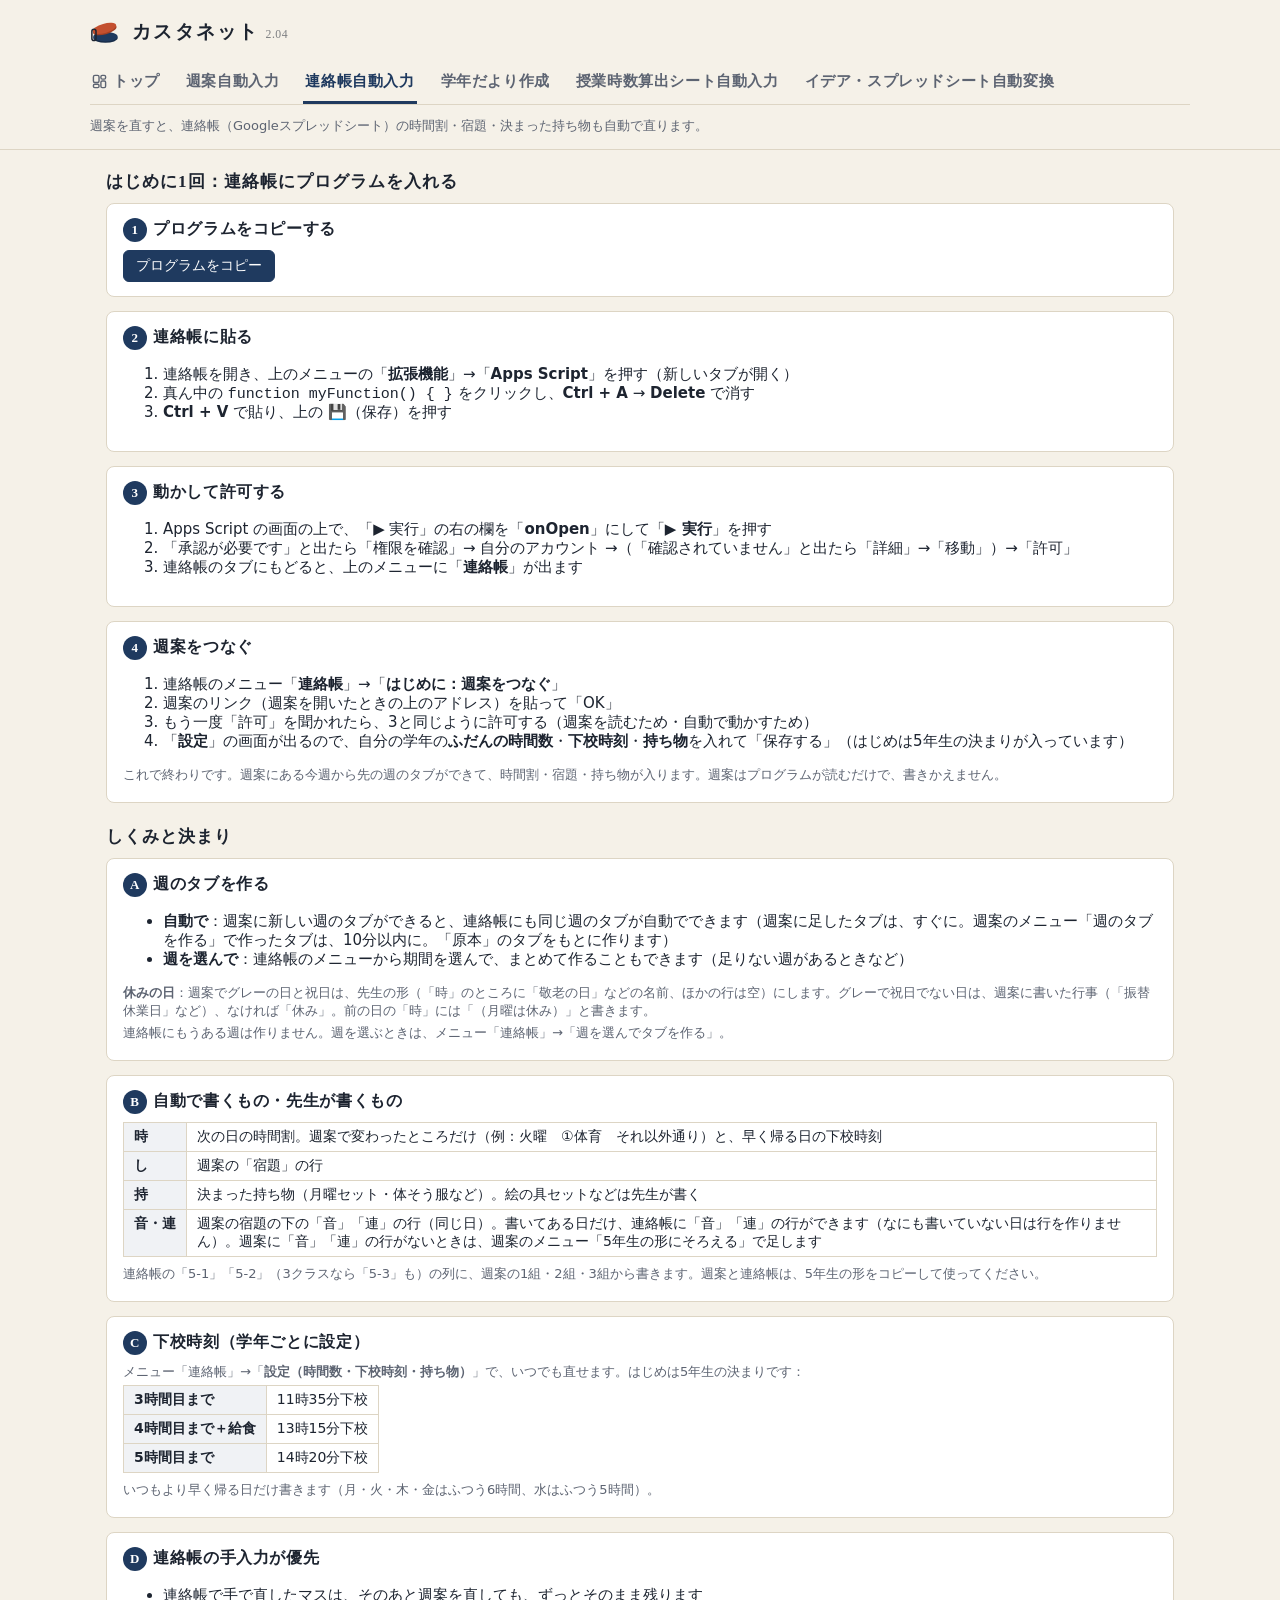
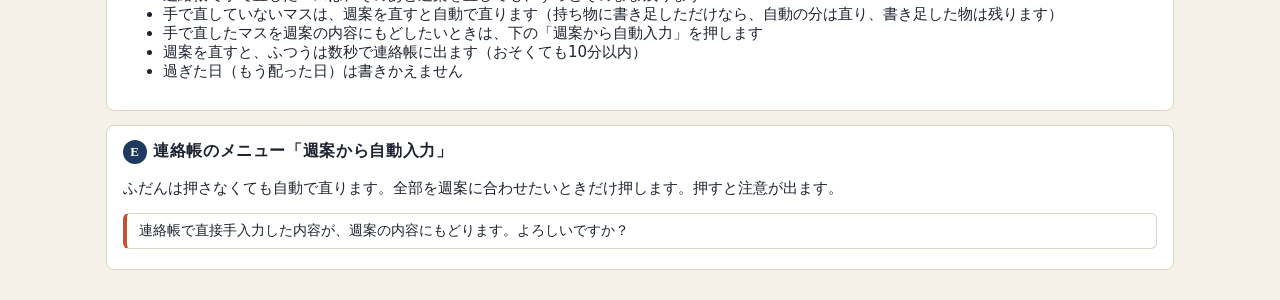
<file: oshigoto/renrakucho.html>
<!doctype html>
<html lang="ja">
<head>
<meta charset="utf-8">
<!-- 通信の制限：このページの素材以外には接続できないようにする -->
<meta http-equiv="Content-Security-Policy" content="default-src 'none'; manifest-src 'self'; script-src 'self'; style-src 'self' 'unsafe-inline'; img-src 'self'; connect-src 'self'; base-uri 'none'; form-action 'none'; object-src 'none'">
<link rel="manifest" href="manifest.webmanifest">
<link rel="icon" type="image/png" href="icon-192.png">
<meta name="theme-color" content="#f5f1e8">
<meta name="viewport" content="width=device-width, initial-scale=1">
<meta name="robots" content="noindex, nofollow">
<title>連絡帳自動入力</title>
<link rel="stylesheet" href="jisu.css">
<style>
    table.rules { border-collapse: collapse; font-size: 14px; margin: 4px 0 8px; }
  table.rules th, table.rules td { border: 1px solid var(--line); padding: 5px 10px; text-align: left; vertical-align: top; }
  table.rules th { background: #f0f2f5; white-space: nowrap; }
  h2.part { font-family: var(--mincho); font-size: 17px; letter-spacing: .06em; margin: 22px 0 10px; }
  h2.part:first-child { margin-top: 4px; }
  .warnbox { background: #fff; border: 1px solid var(--line); border-left: 4px solid var(--shu); border-radius: 6px; padding: 8px 12px; margin: 6px 0; font-size: 14px; }
</style>
</head>
<body>
<header class="topbar">
  <div class="brandrow">
    <svg class="mark" viewBox="0 0 32 32" aria-hidden="true"><ellipse cx="16.5" cy="22.5" rx="13" ry="5" fill="#162b47"/><ellipse cx="16.5" cy="21" rx="13" ry="5" fill="#1f3a5f"/><g transform="rotate(-16 4 18)"><ellipse cx="16.5" cy="17" rx="13" ry="5" fill="#a23f23"/><ellipse cx="16.5" cy="15.5" rx="13" ry="5" fill="#c4502f"/></g><rect x="2" y="13" width="4.4" height="12" rx="2.2" fill="none" stroke="#1d2430" stroke-width="1.6"/></svg>
    <span class="brand">カスタネット<span class="ver">2.04</span></span>
  </div>
  <nav class="pages"><a class="home" href="./"><svg class="ico" viewBox="0 0 16 16" aria-hidden="true"><rect x="1.5" y="1.5" width="6" height="7.5" rx="1.6"/><rect x="9.5" y="1.5" width="5" height="4" rx="1.4"/><rect x="9.5" y="7.5" width="5" height="7" rx="1.4"/><rect x="1.5" y="11" width="6" height="3.5" rx="1.4"/></svg>トップ</a><a href="menu.html">週案自動入力</a><a class="on" href="renrakucho.html">連絡帳自動入力</a><a href="dayori.html">学年だより作成</a><a href="jisu.html">授業時数算出シート自動入力</a><a href="jikanwari.html">イデア・スプレッドシート自動変換</a></nav>
  <p class="lead">週案を直すと、連絡帳（Googleスプレッドシート）の時間割・宿題・決まった持ち物も自動で直ります。</p>
</header>
<main>
  <h2 class="part">はじめに1回：連絡帳にプログラムを入れる</h2>
  <section class="step">
    <h2><span class="num">1</span>プログラムをコピーする</h2>
    <div class="row"><button id="copy" class="primary" disabled>読み込み中…</button><span id="msg" class="help"></span></div>
  </section>
  <section class="step">
    <h2><span class="num">2</span>連絡帳に貼る</h2>
    <ol>
      <li>連絡帳を開き、上のメニューの「<b>拡張機能</b>」→「<b>Apps Script</b>」を押す（新しいタブが開く）</li>
      <li>真ん中の <code>function myFunction() { }</code> をクリックし、<b>Ctrl + A</b> → <b>Delete</b> で消す</li>
      <li><b>Ctrl + V</b> で貼り、上の 💾（保存）を押す</li>
    </ol>
  </section>
  <section class="step">
    <h2><span class="num">3</span>動かして許可する</h2>
    <ol>
      <li>Apps Script の画面の上で、「▶ 実行」の右の欄を「<b>onOpen</b>」にして「<b>▶ 実行</b>」を押す</li>
      <li>「承認が必要です」と出たら「権限を確認」→ 自分のアカウント →（「確認されていません」と出たら「詳細」→「移動」）→「許可」</li>
      <li>連絡帳のタブにもどると、上のメニューに「<b>連絡帳</b>」が出ます</li>
    </ol>
  </section>
  <section class="step">
    <h2><span class="num">4</span>週案をつなぐ</h2>
    <ol>
      <li>連絡帳のメニュー「<b>連絡帳</b>」→「<b>はじめに：週案をつなぐ</b>」</li>
      <li>週案のリンク（週案を開いたときの上のアドレス）を貼って「OK」</li>
      <li>もう一度「許可」を聞かれたら、3と同じように許可する（週案を読むため・自動で動かすため）</li>
      <li>「<b>設定</b>」の画面が出るので、自分の学年の<b>ふだんの時間数</b>・<b>下校時刻</b>・<b>持ち物</b>を入れて「保存する」（はじめは5年生の決まりが入っています）</li>
    </ol>
    <p class="help">これで終わりです。週案にある今週から先の週のタブができて、時間割・宿題・持ち物が入ります。週案はプログラムが読むだけで、書きかえません。</p>
  </section>

  <h2 class="part">しくみと決まり</h2>
  <section class="step">
    <h2><span class="num">A</span>週のタブを作る</h2>
    <ul>
      <li><b>自動で</b>：週案に新しい週のタブができると、連絡帳にも同じ週のタブが自動でできます（週案に足したタブは、すぐに。週案のメニュー「週のタブを作る」で作ったタブは、10分以内に。「原本」のタブをもとに作ります）</li>
      <li><b>週を選んで</b>：連絡帳のメニューから期間を選んで、まとめて作ることもできます（足りない週があるときなど）</li>
    </ul>
    <p class="help"><b>休みの日</b>：週案でグレーの日と祝日は、先生の形（「時」のところに「敬老の日」などの名前、ほかの行は空）にします。グレーで祝日でない日は、週案に書いた行事（「振替休業日」など）、なければ「休み」。前の日の「時」には「（月曜は休み）」と書きます。</p>
    <p class="help">連絡帳にもうある週は作りません。週を選ぶときは、メニュー「連絡帳」→「週を選んでタブを作る」。</p>
  </section>

  <section class="step">
    <h2><span class="num">B</span>自動で書くもの・先生が書くもの</h2>
    <table class="rules">
      <tr><th>時</th><td>次の日の時間割。週案で変わったところだけ（例：火曜　①体育　それ以外通り）と、早く帰る日の下校時刻</td></tr>
      <tr><th>し</th><td>週案の「宿題」の行</td></tr>
      <tr><th>持</th><td>決まった持ち物（月曜セット・体そう服など）。絵の具セットなどは先生が書く</td></tr>
      <tr><th>音・連</th><td>週案の宿題の下の「音」「連」の行（同じ日）。書いてある日だけ、連絡帳に「音」「連」の行ができます（なにも書いていない日は行を作りません）。週案に「音」「連」の行がないときは、週案のメニュー「5年生の形にそろえる」で足します</td></tr>
    </table>
    <p class="help">連絡帳の「5-1」「5-2」（3クラスなら「5-3」も）の列に、週案の1組・2組・3組から書きます。週案と連絡帳は、5年生の形をコピーして使ってください。</p>
  </section>

  <section class="step">
    <h2><span class="num">C</span>下校時刻（学年ごとに設定）</h2>
    <p class="help">メニュー「連絡帳」→「<b>設定（時間数・下校時刻・持ち物）</b>」で、いつでも直せます。はじめは5年生の決まりです：</p>
    <table class="rules">
      <tr><th>3時間目まで</th><td>11時35分下校</td></tr>
      <tr><th>4時間目まで＋給食</th><td>13時15分下校</td></tr>
      <tr><th>5時間目まで</th><td>14時20分下校</td></tr>
    </table>
    <p class="help">いつもより早く帰る日だけ書きます（月・火・木・金はふつう6時間、水はふつう5時間）。</p>
  </section>

  <section class="step">
    <h2><span class="num">D</span>連絡帳の手入力が優先</h2>
    <ul>
      <li>連絡帳で手で直したマスは、そのあと週案を直しても、ずっとそのまま残ります</li>
      <li>手で直していないマスは、週案を直すと自動で直ります（持ち物に書き足しただけなら、自動の分は直り、書き足した物は残ります）</li>
      <li>手で直したマスを週案の内容にもどしたいときは、下の「週案から自動入力」を押します</li>
      <li>週案を直すと、ふつうは数秒で連絡帳に出ます（おそくても10分以内）</li>
      <li>過ぎた日（もう配った日）は書きかえません</li>
    </ul>
  </section>

  <section class="step">
    <h2><span class="num">E</span>連絡帳のメニュー「週案から自動入力」</h2>
    <p>ふだんは押さなくても自動で直ります。全部を週案に合わせたいときだけ押します。押すと注意が出ます。</p>
    <div class="warnbox">連絡帳で直接手入力した内容が、週案の内容にもどります。よろしいですか？</div>
  </section>
</main>
<script src="renrakucho.js"></script>
</body>
</html>
</file>
<file: style.css>
:root {
  --bg: #f4f2ee; --panel: #fff; --line: #d9d4cb; --text: #222; --muted: #6b665e;
  --accent: #2f6db5; --accent-weak: #e6eef8; --ok: #2e7d4f; --ok-weak: #e5f3ea; --ng: #c0392b; --ng-weak: #fbe9e7; --warn: #a86400; --warn-weak: #fff4e0;
}
* { box-sizing: border-box; }
html, body { margin: 0; height: 100%; }
body { background: var(--bg); color: var(--text); font: 15px/1.6 "Meiryo", "Yu Gothic UI", sans-serif; display: flex; flex-direction: column; }
button, .btn { font: inherit; border: 1px solid var(--line); background: #fff; border-radius: 6px; padding: 6px 12px; cursor: pointer; display: inline-block; }
button:hover, .btn:hover { background: #f7f5f1; }
button.primary { background: var(--accent); border-color: var(--accent); color: #fff; font-weight: bold; }
button.primary:hover { filter: brightness(1.08); }
button.danger { color: var(--ng); }
button.small { padding: 2px 8px; font-size: 13px; }
input[type=text], input[type=number], input[type=date], select, textarea { font: inherit; border: 1px solid var(--line); border-radius: 6px; padding: 5px 8px; background: #fff; }
textarea { width: 100%; resize: vertical; }
.topbar { display: flex; align-items: center; justify-content: space-between; gap: 12px; padding: 8px 16px; background: #fff; border-bottom: 1px solid var(--line); flex-wrap: wrap; }
.topbar h1 { font-size: 18px; margin: 0; }
.topbtns { display: flex; gap: 8px; flex-wrap: wrap; }
.layout { flex: 1; display: grid; grid-template-columns: minmax(380px, 46%) 1fr; min-height: 0; }
.editor { display: flex; flex-direction: column; min-height: 0; border-right: 1px solid var(--line); background: var(--panel); }
.tabs { display: flex; flex-wrap: wrap; gap: 4px; padding: 8px 8px 0; border-bottom: 1px solid var(--line); }
.tabs button { border-radius: 6px 6px 0 0; border-bottom: none; background: #f2efe9; }
.tabs button.on { background: #fff; font-weight: bold; position: relative; top: 1px; }
.panel { flex: 1; overflow: auto; padding: 14px 16px 40px; }
.panel h2 { font-size: 16px; margin: 4px 0 10px; }
.help { color: var(--muted); font-size: 13px; margin: 4px 0 12px; }
.field { display: grid; grid-template-columns: 7em 1fr; align-items: center; gap: 8px; margin-bottom: 10px; }
.row-actions { display: flex; gap: 4px; }
.card { border: 1px solid var(--line); border-radius: 8px; padding: 10px; margin-bottom: 10px; background: #fff; }
.card-head { display: flex; gap: 8px; align-items: center; margin-bottom: 6px; }
.card-head input[type=text] { flex: 1; }
.notice { border-radius: 6px; padding: 8px 10px; margin: 8px 0; font-size: 14px; }
.notice.warn { background: var(--warn-weak); color: var(--warn); }
.notice.info { background: var(--accent-weak); }
/* 行事のチェック */
.day { border-top: 1px solid var(--line); padding: 6px 0; display: grid; grid-template-columns: 5.5em 1fr; gap: 8px; }
.day-label { font-weight: bold; padding-top: 4px; }
.item { display: grid; grid-template-columns: auto 1fr auto; gap: 6px; align-items: center; margin-bottom: 4px; }
.item input[type=text] { width: 100%; }
.item.off input[type=text] { color: #999; text-decoration: line-through; background: #f6f5f2; }
.item-note { grid-column: 2 / 4; font-size: 12px; color: var(--muted); margin-top: -2px; }
.item-warn { grid-column: 2 / 4; font-size: 12px; color: var(--warn); background: var(--warn-weak); border-radius: 4px; padding: 1px 6px; }
.adder { display: flex; gap: 6px; align-items: center; margin-top: 10px; flex-wrap: wrap; }
/* 写真 */
.photos { display: flex; flex-wrap: wrap; gap: 8px; margin-top: 8px; padding: 8px; border: 2px dashed transparent; border-radius: 8px; background: #faf9f6; }
.photos.drop-on { border-color: var(--accent); background: var(--accent-weak); }
.thumb { position: relative; width: 128px; border: 1px solid var(--line); border-radius: 6px; background: #fff; overflow: hidden; cursor: grab; }
.thumb img { display: block; width: 100%; height: 90px; object-fit: cover; background: #eee; }
.thumb.off img { opacity: .35; filter: grayscale(1); }
.thumb-num, .thumb-tag { position: absolute; top: 4px; left: 4px; background: rgba(0,0,0,.65); color: #fff; font-size: 12px; border-radius: 4px; padding: 0 6px; }
.thumb-tag { background: var(--ng); }
.thumb-btns { display: flex; justify-content: space-between; padding: 3px; gap: 2px; }
.thumb-btns button { padding: 0 6px; font-size: 12px; }
.add-photo { width: 128px; min-height: 118px; display: flex; flex-direction: column; justify-content: center; align-items: center; text-align: center; gap: 4px; border-style: dashed; }
.add-photo small { color: var(--muted); font-size: 11px; line-height: 1.4; }
.photo-opts { display: flex; gap: 14px; align-items: center; flex-wrap: wrap; margin-top: 8px; font-size: 14px; }
/* ロゴ・季節のイラスト（先生が取り込む画像） */
.ill-set { display: flex; gap: 10px; align-items: center; flex-wrap: wrap; }
.ill-box { position: relative; display: flex; align-items: center; justify-content: center; border: 2px dashed var(--line); border-radius: 6px; background: #faf9f6; overflow: hidden; }
.ill-box.drop-on { border-color: var(--accent); background: var(--accent-weak); }
.ill-box img { max-width: 100%; max-height: 100%; object-fit: contain; display: block; }
.ill-box img.gray { filter: grayscale(1); }
.ill-box span { color: var(--muted); font-size: 13px; }
.logo-box { width: 220px; height: 64px; }
.box-box { width: 220px; height: 82px; }
.builtin-pool { background: #f4f3ef; }
.builtin-pool .ill-thumb img { height: 64px; }
.ill-btns { display: flex; flex-direction: column; gap: 4px; align-items: flex-start; }
.ill-btns .btn.small { font-size: 13px; padding: 3px 10px; }
/* 季節のイラスト（月ごとに何枚でも） */
.ill-pool { display: flex; flex-wrap: wrap; gap: 8px; padding: 8px; border: 2px dashed transparent; border-radius: 8px; background: #faf9f6; }
.ill-pool.drop-on { border-color: var(--accent); background: var(--accent-weak); }
.ill-thumb { position: relative; width: 128px; border: 1px solid var(--line); border-radius: 6px; background: #fff; overflow: hidden; }
.ill-thumb img { display: block; width: 100%; height: 84px; object-fit: contain; background: #fff; }
.ill-thumb img.gray { filter: grayscale(1); }
.ill-where { display: block; font-size: 11px; line-height: 1.35; padding: 2px 5px 3px; color: var(--muted); border-top: 1px solid var(--line); min-height: 2.7em; }
.ill-thumb.builtin { opacity: .8; }
.ill-thumb .thumb-num { z-index: 1; }
.ill-x { position: absolute; top: 3px; right: 3px; padding: 0 6px !important; background: rgba(255,255,255,.9); }
.ill-add { min-height: 110px; }
.ill-pool.mini .ill-thumb { width: 84px; }
.ill-pool.mini .ill-thumb img { height: 56px; }
.ill-pool.mini .ill-add { width: 84px; min-height: 58px; font-size: 13px; }
.season-months { display: flex; flex-direction: column; gap: 8px; margin-top: 8px; }
.season-month { display: grid; grid-template-columns: 3em 1fr; align-items: start; gap: 6px; }
.season-month > b { padding-top: 10px; }
/* AIで文章を作る */
.ai-box { margin: 8px 0; border: 1px solid var(--line); border-radius: 8px; background: #fbfaf7; padding: 0 10px; }
.ai-box[open] { padding-bottom: 10px; }
.ai-box > summary { margin: 0; padding: 8px 0; font-weight: bold; }
.ai-label { display: block; font-size: 13px; margin: 4px 0 2px; color: var(--muted); }
.ai-row { display: flex; gap: 14px; flex-wrap: wrap; align-items: center; margin: 6px 0; font-size: 14px; }
.ai-steps { margin: 8px 0 0; padding-left: 1.4em; display: flex; flex-direction: column; gap: 8px; font-size: 14px; }
.ai-steps textarea { margin-top: 4px; }
.ai-prompt { font-size: 12px; background: #fff; color: #333; }
/* カリキュラムの1年分の一覧 */
.cur-table-wrap { overflow-x: auto; margin-top: 8px; border: 1px solid var(--line); border-radius: 6px; background: #fff; }
.cur-table { border-collapse: collapse; font-size: 11px; line-height: 1.4; }
.cur-table th, .cur-table td { border: 1px solid var(--line); padding: 3px 5px; vertical-align: top; min-width: 7em; text-align: left; }
.cur-table th:first-child { min-width: 3.5em; position: sticky; left: 0; background: #faf9f6; }
.cur-table tr:first-child th { background: #faf9f6; }
details summary { cursor: pointer; margin-top: 8px; font-size: 14px; color: var(--accent); }
/* プレビュー */
.viewer { display: flex; flex-direction: column; min-height: 0; }
.fit { padding: 8px 16px; display: flex; gap: 8px; flex-wrap: wrap; }
.fit .badge { border-radius: 6px; padding: 4px 10px; font-size: 14px; }
.badge.ok { background: var(--ok-weak); color: var(--ok); }
.badge.ng { background: var(--ng-weak); color: var(--ng); font-weight: bold; }
.badge.info { background: #eaf1fb; color: #1d4f91; }
.zoombar { display: flex; justify-content: space-between; align-items: center; padding: 0 16px 6px; color: var(--muted); font-size: 13px; gap: 8px; flex-wrap: wrap; }
.preview { flex: 1; overflow: auto; padding: 8px 16px 40px; }
.preview .page { width: 21cm; height: 29.7cm; background: #fff; margin: 0 auto 16px; box-shadow: 0 1px 4px rgba(0,0,0,.18); position: relative; overflow: hidden;
  font-family: "HG丸ｺﾞｼｯｸM-PRO", "HGMaruGothicMPRO", "Meiryo", sans-serif; font-size: 10.5pt; line-height: 0.635cm; color: #000; }
.preview .page::after { content: ""; position: absolute; left: 0; right: 0; bottom: 1.27cm; border-top: 1px dashed rgba(192,57,43,.45); pointer-events: none; }
.preview .body { position: absolute; left: 1.27cm; right: 1.27cm; top: 1.27cm; }
.preview p { margin: 0; min-height: 0.635cm; text-align: justify; }
.preview .indent { text-indent: 1em; }
.preview .abs { position: absolute; }
.preview .p-header, .preview .p-heads { position: relative; }
.preview .p-hbox { position: absolute; border: 1px solid #000; border-radius: 0.55cm; }
.preview .p-htext { text-align: right; padding: 0.02cm 0.2cm 0 0; line-height: 0.635cm; }
.preview .p-boxes { display: flex; }
.preview .p-box { border: 1.3px dashed #000; display: flex; flex-direction: column; }
.preview .p-box p { text-align: left; white-space: normal; }
.preview .grow { flex: 1; }
.preview .p-ill { text-align: center; line-height: 0; padding-bottom: 0.1cm; }
.preview .p-title { position: relative; margin: 0; font: bold 18pt/1.27cm "HGP創英角ﾎﾟｯﾌﾟ体", "HGPSoeiKakupoptai", sans-serif; }
.preview .p-photos { padding-top: 0.14cm; }
.preview .p-photo-row { display: flex; justify-content: center; align-items: center; gap: 0.35cm; margin-bottom: 0.21cm; }
.preview .p-photo-row img.photo { filter: grayscale(1); }
.preview .p-end { text-align: right; padding-right: 0.5cm; line-height: 0; }
.preview .p-empty { color: #999; }
.toast { position: fixed; left: 50%; bottom: 24px; transform: translateX(-50%); background: #333; color: #fff; padding: 10px 18px; border-radius: 8px; z-index: 10; max-width: 90vw; }
@media (max-width: 900px) { .layout { grid-template-columns: 1fr; } .editor { border-right: none; } }
/* 発行前の確認 */
.precheck { border: 1px solid var(--line); border-radius: 10px; padding: 18px 22px; max-width: 640px; width: calc(100% - 32px); }
.precheck::backdrop { background: rgba(0,0,0,.35); }
.precheck h2 { font-size: 17px; margin: 0 0 6px; }
.precheck ol { padding-left: 1.4em; margin: 8px 0 14px; max-height: 55vh; overflow: auto; }
.precheck li { margin-bottom: 10px; }
.precheck li b { color: var(--warn); }
.precheck li .detail { color: var(--muted); font-size: 13px; }
.precheck-btns { display: flex; justify-content: flex-end; gap: 8px; }

/* 写真をコピーして貼り付けで入れる欄 */
.ph-paste { display: flex; flex-wrap: wrap; gap: 6px; align-items: center; margin-top: 6px; }
.ph-paste textarea { flex: 1; min-width: 14em; min-height: 0; resize: none; font-size: 12px; }


/* 写真・イラストはタッチ（クリック）で消せる */
.thumb img, .ill-thumb img { cursor: pointer; }
.thumb:hover img, .ill-thumb:hover img { outline: 2px solid #d33; outline-offset: -2px; }
</file>
<file: jisu/jisu.css>
:root { --ink: #222; --sub: #666; --line: #d6d6d6; --bg: #f6f7f9; --card: #fff; --accent: #1f6feb; --warn: #fff4c2; --bad: #ffe0e0; --new: #e3f0ff; }
* { box-sizing: border-box; }
body { margin: 0; font-family: "Yu Gothic UI", "Meiryo", system-ui, sans-serif; color: var(--ink); background: var(--bg); font-size: 15px; }
.topbar { background: #24324a; color: #fff; padding: 12px 20px; }
.topbar h1 { margin: 0; font-size: 20px; }
.pages { display: flex; gap: 4px; flex-wrap: wrap; }
.pages a { white-space: nowrap; color: #cfd8e6; text-decoration: none; padding: 6px 12px; border-radius: 6px 6px 0 0; font-size: 16px; font-weight: bold; }
.pages a.on { background: var(--bg); color: var(--ink); }
.pages a:not(.on):hover { background: #34476a; }
textarea { width: 100%; min-height: 9em; font: 13px/1.4 monospace; padding: 6px; }
.week, #showtt { overflow-x: auto; }
table.tt td, table.weeks td { white-space: nowrap; }
table.tt { border-collapse: collapse; font-size: 13px; margin: 6px 0; }
table.tt th, table.tt td { border: 1px solid var(--line); padding: 2px 6px; text-align: center; min-width: 56px; }
table.tt th { background: #f0f2f5; }
table.tt td.sep, table.tt th.sep { border-left: 3px solid #999; }
.two { display: grid; grid-template-columns: repeat(auto-fit, minmax(300px, 1fr)); gap: 16px; margin-top: 8px; }
.two h3 { margin: 0 0 4px; font-size: 15px; }
.abbtn { min-width: 3.5em; padding: 2px 8px; }
.howto { background: #f3f8ff; border: 1px solid #c9dcf5; border-radius: 6px; padding: 8px 14px; font-size: 14px; }
.topbar p { margin: 4px 0 0; font-size: 13px; opacity: .85; }
main { max-width: 1100px; margin: 0 auto; padding: 16px; }
.step { background: var(--card); border: 1px solid var(--line); border-radius: 8px; padding: 14px 16px; margin-bottom: 14px; }
.step h2 { margin: 0 0 8px; font-size: 16px; }
.step h2 .num { display: inline-block; width: 24px; height: 24px; line-height: 24px; text-align: center; border-radius: 50%; background: var(--accent); color: #fff; font-size: 13px; margin-right: 6px; }
.step.off { opacity: .5; }
.help { color: var(--sub); font-size: 13px; margin: 4px 0; }
.row { display: flex; gap: 8px; align-items: center; flex-wrap: wrap; }
input[type=url] { flex: 1; min-width: 14em; padding: 6px 8px; font-size: 14px; }
button, .btn, select { font: inherit; font-size: 14px; padding: 6px 12px; border: 1px solid #aaa; border-radius: 6px; background: #fff; cursor: pointer; }
button.primary { background: var(--accent); color: #fff; border-color: var(--accent); }
button:disabled { opacity: .45; cursor: default; }
.ok { color: #18794e; font-weight: bold; }
.ng { color: #b42318; font-weight: bold; }
details { margin-top: 6px; font-size: 13px; color: var(--sub); }
table.weeks { border-collapse: collapse; width: 100%; font-size: 14px; }
table.weeks th, table.weeks td { border-bottom: 1px solid var(--line); padding: 5px 6px; text-align: left; }
table.weeks tr.dis { color: #999; }
.tag { display: inline-block; padding: 0 6px; border-radius: 4px; font-size: 12px; background: #eee; }
.tag.over { background: var(--warn); }
.week { margin: 14px 0 6px; }
.week h3 { margin: 0 0 4px; font-size: 15px; }
table.grid { border-collapse: collapse; font-size: 13px; }
table.grid th, table.grid td { border: 1px solid var(--line); padding: 3px 5px; text-align: center; min-width: 92px; vertical-align: top; }
table.grid th { background: #f0f2f5; }
table.grid td .code { font-size: 18px; font-weight: bold; }
table.grid td .raw { display: block; font-size: 11px; color: var(--sub); max-width: 110px; overflow: hidden; text-overflow: ellipsis; white-space: nowrap; }
table.grid td.chg { background: var(--new); }
table.grid td.ab { background: var(--warn); }
table.grid td.unknown { background: var(--bad); }
table.grid td select { font-size: 12px; padding: 2px; }
.legend span { display: inline-block; padding: 1px 8px; margin-right: 6px; border: 1px solid var(--line); font-size: 12px; }
.final { position: sticky; bottom: 0; background: #fff; border-top: 2px solid var(--accent); padding: 10px 16px; display: flex; gap: 12px; align-items: center; flex-wrap: wrap; }
.toast { position: fixed; left: 50%; bottom: 24px; transform: translateX(-50%); background: #222; color: #fff; padding: 10px 16px; border-radius: 8px; max-width: 90vw; font-size: 14px; z-index: 10; }
.copyhow { padding-left: 1.4em; line-height: 1.7; }
table.copyruns td { vertical-align: middle; }
.quick { margin-top: 10px; padding: 12px 14px; border: 2px solid var(--accent); border-radius: 10px; background: #fff; }
.quick .help { margin: 6px 0 0; }
button.big { font-size: 1.1em; padding: 10px 22px; }
</file>
<file: oshigoto/jisu.css>
:root { --ink: #1d2430; --sub: #5d6472; --line: #ddd5c4; --bg: #f5f1e8; --card: #fff; --accent: #1f3a5f; --shu: #c4502f;
  --mincho: "Yu Mincho", "YuMincho", "Hiragino Mincho ProN", "Noto Serif JP", serif; --warn: #fff4c2; --bad: #ffe0e0; --new: #e3f0ff; }
* { box-sizing: border-box; }
body { margin: 0; font-family: "Yu Gothic UI", "Meiryo", system-ui, sans-serif; color: var(--ink); background: var(--bg); font-size: 15px; }
textarea { width: 100%; min-height: 9em; font: 13px/1.4 monospace; padding: 6px; }
.week, #showtt { overflow-x: auto; }
table.tt td, table.weeks td { white-space: nowrap; }
table.tt { border-collapse: collapse; font-size: 13px; margin: 6px 0; }
table.tt th, table.tt td { border: 1px solid var(--line); padding: 2px 6px; text-align: center; min-width: 56px; }
table.tt th { background: #f0f2f5; }
table.tt td.sep, table.tt th.sep { border-left: 3px solid #999; }
.two { display: grid; grid-template-columns: repeat(auto-fit, minmax(300px, 1fr)); gap: 16px; margin-top: 8px; }
.two h3 { margin: 0 0 4px; font-size: 15px; }
.abbtn { min-width: 3.5em; padding: 2px 8px; }
.howto { background: #f3f8ff; border: 1px solid #c9dcf5; border-radius: 6px; padding: 8px 14px; font-size: 14px; }
main { max-width: 1100px; margin: 0 auto; padding: 16px; }
.step { background: var(--card); border: 1px solid var(--line); border-radius: 8px; padding: 14px 16px; margin-bottom: 14px; }
.step h2 { margin: 0 0 8px; font-size: 16px; }
.step h2 .num { display: inline-block; width: 24px; height: 24px; line-height: 24px; text-align: center; border-radius: 50%; background: var(--accent); color: #fff; font-size: 13px; margin-right: 6px; }
.step.off { opacity: .5; }
.help { color: var(--sub); font-size: 13px; margin: 4px 0; }
.row { display: flex; gap: 8px; align-items: center; flex-wrap: wrap; }
input[type=url] { flex: 1; min-width: 14em; padding: 6px 8px; font-size: 14px; }
button, .btn, select { font: inherit; font-size: 14px; padding: 6px 12px; border: 1px solid #aaa; border-radius: 6px; background: #fff; cursor: pointer; }
button.primary { background: var(--accent); color: #fff; border-color: var(--accent); }
button:disabled { opacity: .45; cursor: default; }
.ok { color: #18794e; font-weight: bold; }
.ng { color: #b42318; font-weight: bold; }
details { margin-top: 6px; font-size: 13px; color: var(--sub); }
table.weeks { border-collapse: collapse; width: 100%; font-size: 14px; }
table.weeks th, table.weeks td { border-bottom: 1px solid var(--line); padding: 5px 6px; text-align: left; }
table.weeks tr.dis { color: #999; }
.tag { display: inline-block; padding: 0 6px; border-radius: 4px; font-size: 12px; background: #eee; }
.tag.over { background: var(--warn); }
.week { margin: 14px 0 6px; }
.week h3 { margin: 0 0 4px; font-size: 15px; }
table.grid { border-collapse: collapse; font-size: 13px; }
table.grid th, table.grid td { border: 1px solid var(--line); padding: 3px 5px; text-align: center; min-width: 92px; vertical-align: top; }
table.grid th { background: #f0f2f5; }
table.grid td .code { font-size: 18px; font-weight: bold; }
table.grid td .raw { display: block; font-size: 11px; color: var(--sub); max-width: 110px; overflow: hidden; text-overflow: ellipsis; white-space: nowrap; }
table.grid td.chg { background: var(--new); }
table.grid td.ab { background: var(--warn); }
table.grid td.unknown { background: var(--bad); }
table.grid td select { font-size: 12px; padding: 2px; }
.legend span { display: inline-block; padding: 1px 8px; margin-right: 6px; border: 1px solid var(--line); font-size: 12px; }
.final { position: sticky; bottom: 0; background: #fff; border-top: 2px solid var(--accent); padding: 10px 16px; display: flex; gap: 12px; align-items: center; flex-wrap: wrap; }
.toast { position: fixed; left: 50%; bottom: 24px; transform: translateX(-50%); background: #222; color: #fff; padding: 10px 16px; border-radius: 8px; max-width: 90vw; font-size: 14px; z-index: 10; }
.copyhow { padding-left: 1.4em; line-height: 1.7; }
table.copyruns td { vertical-align: middle; }
.quick { margin-top: 10px; padding: 12px 14px; border: 2px solid var(--accent); border-radius: 10px; background: #fff; }
.quick .help { margin: 6px 0 0; }
button.big { font-size: 1.1em; padding: 10px 22px; }

/* 上の帯：トップページ（top.html）と同じ見た目。生成りの紙色・明朝のロゴ・藍の線 */
.topbar { background: var(--bg); color: var(--ink); padding: 0 24px; border-bottom: 1px solid var(--line); }
.topbar > * { max-width: 1100px; margin-left: auto; margin-right: auto; }
.brandrow { display: flex; align-items: center; gap: 12px; height: 64px; }
.mark { width: 30px; height: 30px; flex: none; }
.brand { font-family: var(--mincho); font-weight: 600; font-size: 19px; letter-spacing: .12em; }
.brand .ver { margin-left: .5em; font-size: .62em; font-weight: 500; letter-spacing: .04em; opacity: .55; }
.pages a.home { display: inline-flex; align-items: center; gap: 6px; }
.pages .ico { width: 15px; height: 15px; fill: none; stroke: currentColor; stroke-width: 1.5; }
.pages { display: flex; gap: 6px 22px; flex-wrap: wrap; }
.pages a { white-space: nowrap; color: var(--sub); text-decoration: none; padding: 8px 2px 10px; font-size: 15px; font-weight: 700; letter-spacing: .04em; border-bottom: 3px solid transparent; }
.pages a.on { color: var(--accent); border-bottom-color: var(--accent); }
.pages a:not(.on):hover { color: var(--ink); border-bottom-color: var(--line); }
.topbar .lead { margin: 0 auto; padding: 12px 0 14px; font-size: 13px; color: var(--sub); border-top: 1px solid var(--line); }
.step h2 { font-family: var(--mincho); letter-spacing: .04em; }
@media (max-width: 600px) { .topbar { padding: 0 16px; } .brand { font-size: 16px; letter-spacing: .06em; } .pages { gap: 4px 16px; } .pages a { font-size: 14px; } }
</file>
